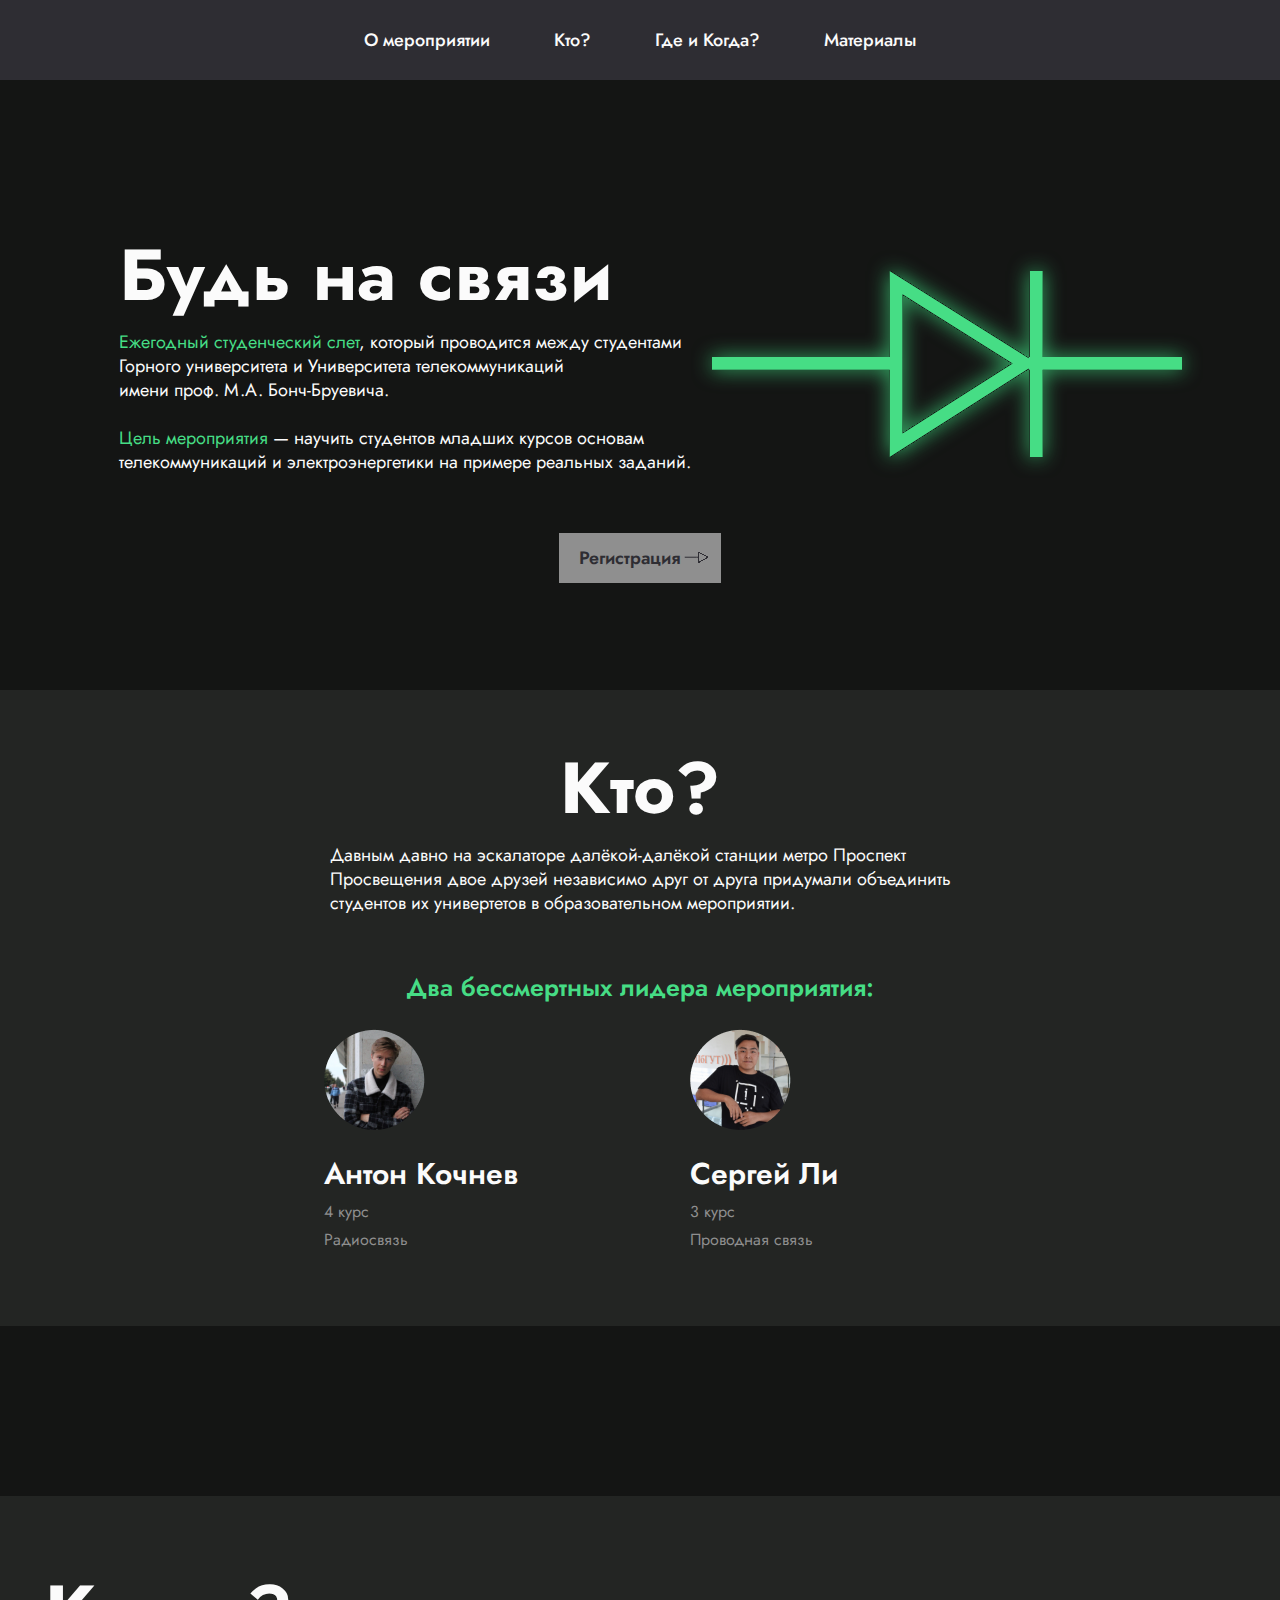
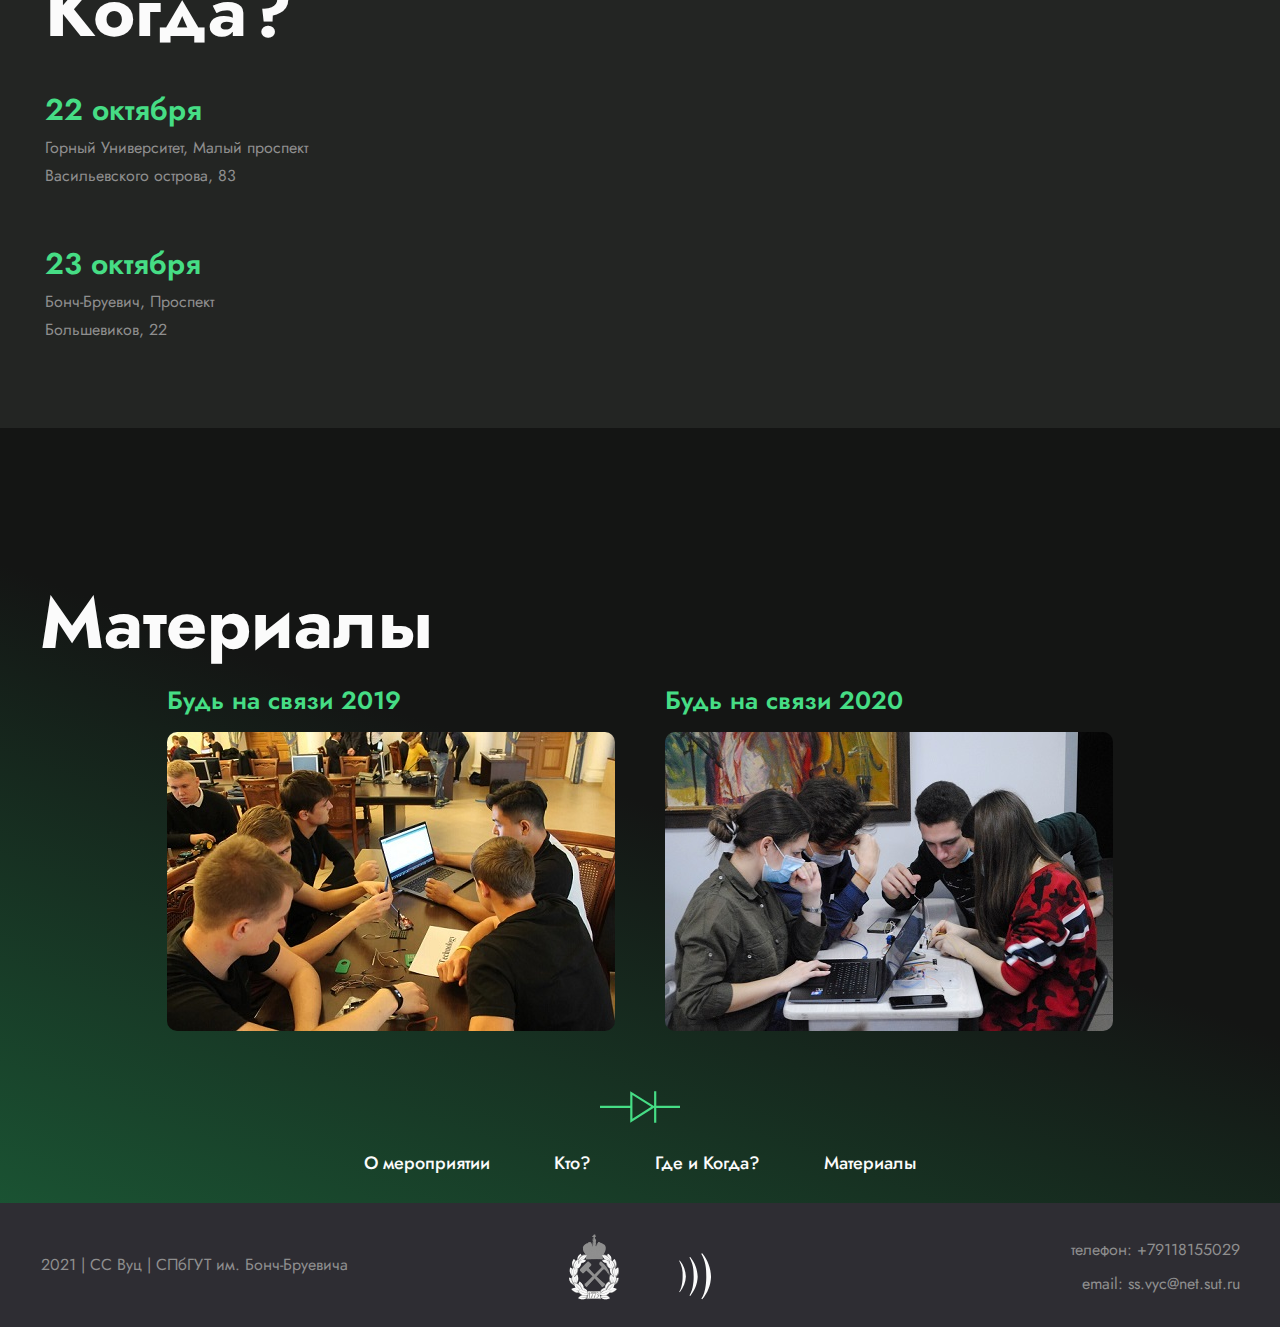
<file: index.html>
<html lang="en">
<head>
	<meta charset="UTF-8">
	<title>Будь на связи 2021</title>
	<link rel="stylesheet" href="style.css">

  <link href = "font/stylesheet.css" rel = "stylesheet" type = "text/css">
  <link rel="icon" type="image/png" sizes="32x32" href="img/favicon-32x32.png">
	<script type="text/javascript" src="https://ajax.googleapis.com/ajax/libs/jquery/1.10.1/jquery.min.js"></script>
</head>
<body>
  <div id="navbar">
    <a id = 'what' href="#what">О мероприятии</a>
    <a href="#who">Кто?</a>
    <a href="#where">Где и Когда?</a>
    <a href="#media">Материалы</a>
  </div>
  <div class="what">
      <div class="container">
        <div class='center'>
        <div class='members1'>
          <div class='block'>
          <div class='zagolovok'>
            Будь на связи
          </div>
  	      <div class = 'opis-mero'>
            <font color = '#46DD85'>Ежегодный студенческий слет</font>, который проводится между студентами<br>Горного университета и Университета телекоммуникаций<br>
      имени проф. М.А. Бонч-Бруевича.<br><br>
      <font color = '#46DD85'>Цель мероприятия</font> — научить студентов младших курсов основам<br>телекоммуникаций и электроэнергетики на примере реальных заданий.
  	      </div>
          </div>
          <div class='logic'><img src="img/logo.svg"></div>
  			</div>
        <a  href="#iw-modal3" class="iw-modal-btn">Регистрация<img class='strelka' src="img/strelka.svg"></a>
        </div>
    		<div id="iw-modal3" class="iw-modal">
    		        <div class="iw-modal-wrapper">
    		          <div class="iw-CSS-modal-inner">
    		             <div class="iw-modal-header">
    		                <h3 class="iw-modal-title-1">Привет!</h3>
    										<div class="iw-modal-title-2">Чтобы прийти на мероприятие - введи свои данные.</div>
    		                <a href="#close" title="Закрыть" class="iw-close">×</a>
    		             </div>
    		             <div class="iw-modal-text">
    									 <iframe name="https://stayintouch2021.ru" id="https://stayintouch2021.ru" style="display:none;" onload="if(submitted)  {window.location='https://stayintouch2021.ru/#iw-modal4';}"></iframe>

    						 			<form class="form" action="https://docs.google.com/forms/d/e/1FAIpQLScktzPHPHBJlE2SkRpWctwJ2u7q0aXb5e38Ecmit4BzFgPnAA/formResponse" method="post" target="https://stayintouch2021.ru"
    						 			   onsubmit="submitted=true;">
    						 			     <div class="form_grup">
    						 			        <input class="username" name="entry.1554016787" placeholder="Иванов Иван Иванович">
    						 			        <label for="username">ФИО</label>
    						 			      </div>
    												<div class="form_grup2">
    						 			        <input class="password" name="entry.92605631" placeholder="Бонч/Горный">
    						 			        <label for="password">Университет</label>
    						 			      </div>
    						 			      <div class="form_grup2">
    						 			        <input class="password" name="entry.1784875436" placeholder="https://vk.com/zapeka_infinity">
    						 			        <label for="password">Ссылка на ВК капитана</label>
    						 			      </div>

    						 			      <a  href="#iw-modal4"><input type="submit" class ='form_button' value="Отправить данные"></a>

    						 			</form>
    		         </div>
    		      </div>
    		    </div>
    		  </div>


          <div id="iw-modal4" class="iw-modal">
                  <div class="iw-modal-wrapper1">
                    <div class="iw-CSS-modal-inner1">
                       <div class="iw-modal-header">
                          <h3 class="iw-modal-title-1">Спасибо<br>за регистрацию! </h3>
                          <div class="iw-modal-title-2">В ближайщее время с тобой свяжется организатор.</div>
                       </div>
                       <div class="iw-modal-text1">
                         <a  href="#close" class ='form_button1'>Закрыть окно</a>
                   </div>
                </div>
              </div>
            </div>


        </div>
      </div>
  <div id = 'who' class='who'>
    <div class="container">
      <div class='center'>
    <div class='zagolovok-who'>
      Кто?
    </div>
    <div class='opis-who'>
      Давным давно на эскалаторе далёкой-далёкой станции метро Проспект<br>
      Просвещения двое друзей независимо друг от друга придумали объединить<br>
      студентов их универтетов в образовательном мероприятии.
      </div>
      <div class='zelen'>
        Два бессмертных лидера мероприятия:
      </div>
      <div class="members">
		    <div class="member">
		      <h2 class="member-name"><a href="https://vk.com/iskate1" target="_blank"><img src="img/kochnev.png"></a></h2>
		      <div class="member-role">
		        <a href="https://vk.com/iskate1" target="_blank" class = 'member-role'>Антон Кочнев</a>
		      </div>
		      <h2 class="history">4 курс<br>Радиосвязь</h2>
		    </div>
		    <div class="member">
		      <h2 class="member-name"><a href="https://vk.com/serzh_nerp" target="_blank"><img src="img/li.png"></a></h2>
		      <div class="member-role">
		        <a href="https://vk.com/serzh_nerp" target="_blank" class = 'member-role'>Сергей Ли</a>
		      </div>
		      <h2 class="history">3 курс<br>Проводная связь</h2>
		    </div>
		</div>
    </div>
    </div>
  </div>
<div id = 'where' class='where'>
  <div class="container">
    <div class='center'>
    <div class=members2>
      <div>
        <div class='zagolovok-where'>
          Когда?
        </div>

          <div>
        <div class = 'when'>
          22 октября
        </div>
        <div class = 'history-where'>
          Горный Университет, Малый проспект<br>Васильевского острова, 83
        </div>
        </div>
        <div>
        <div class = 'when'>
          23 октября
        </div>
        <div class = 'history1'>
          Бонч-Бруевич, Проспект<br>Большевиков, 22
        </div>
        </div>

      </div>
  <iframe src="https://www.google.com/maps/embed?pb=!1m18!1m12!1m3!1d2000.7710935718017!2d30.486434951714408!3d59.90274928177407!2m3!1f0!2f0!3f0!3m2!1i1024!2i768!4f13.1!3m3!1m2!1s0x46962e5e7e2f6933%3A0xb7f03a4f1735f586!2z0L_RgC4g0JHQvtC70YzRiNC10LLQuNC60L7QsiwgMjIsINCh0LDQvdC60YIt0J_QtdGC0LXRgNCx0YPRgNCzLCAxOTMzODI!5e0!3m2!1sru!2sru!4v1633725546318!5m2!1sru!2sru" width="843" height="532" style="border:0;" allowfullscreen="" loading="lazy"></iframe>
</div>
</div>
</div>
</div>
<div id = 'media' class='media'>
  <div class="container">
    <div class='center'>
    <div class='zagolovok'>
      Материалы
    </div>
    <div class='members3'>
        	<a href='https://vk.com/album-87513693_269977404' target="_blank" class="album1">
                <h2 class="zelen1">Будь на связи 2019</h2>
    <img src='img/album1.jpg'>
    	</a>
        	<a href='https://vk.com/album-87513693_277899460' target="_blank" class="album2">
            <h2 class="zelen1">Будь на связи 2020</h2>
    <img src='img/album2.jpg'>
    	</a>
        	</div>
  </div>
  </div>
  </div>
  <div class='center'>
    <img src='img/mini-logo.svg'>
    </div>
  <div id="navbar-kon">
    <a href="#what">О мероприятии</a>
    <a href="#who">Кто?</a>
    <a href="#where">Где и Когда?</a>
    <a href="#media">Материалы</a>
  </div>
  <div class="konec">
    <div class="container">
      <div class='members4'>
  	<div class='history-sleva'>
  		2021 | СС Вуц | СПбГУТ им. Бонч-Бруевича
  </div>
  <img src='img/univer.svg'>
    <div class='history-sprava'>
  	телефон: +79118155029<br>email: ss.vyc@net.sut.ru
  </div>
  </div>
  </div>
  </div>
 </body>
</html>
</file>
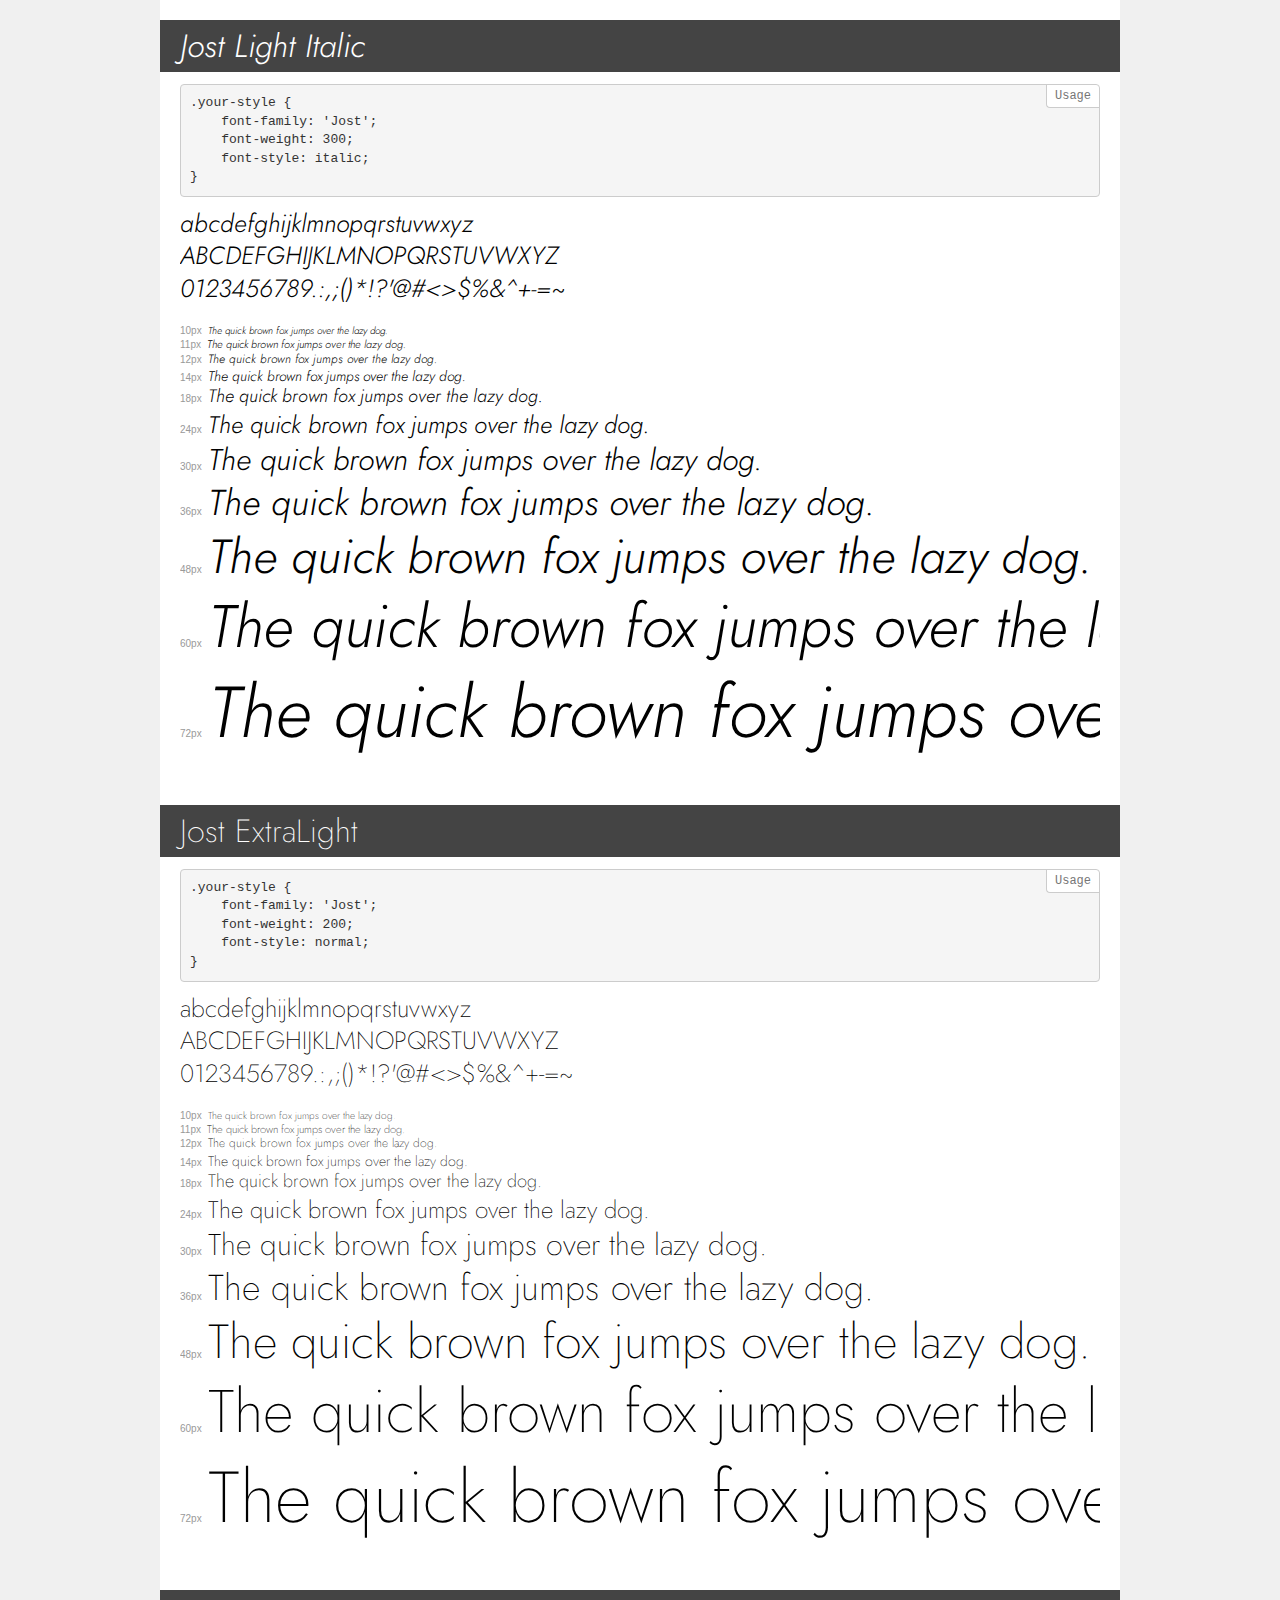
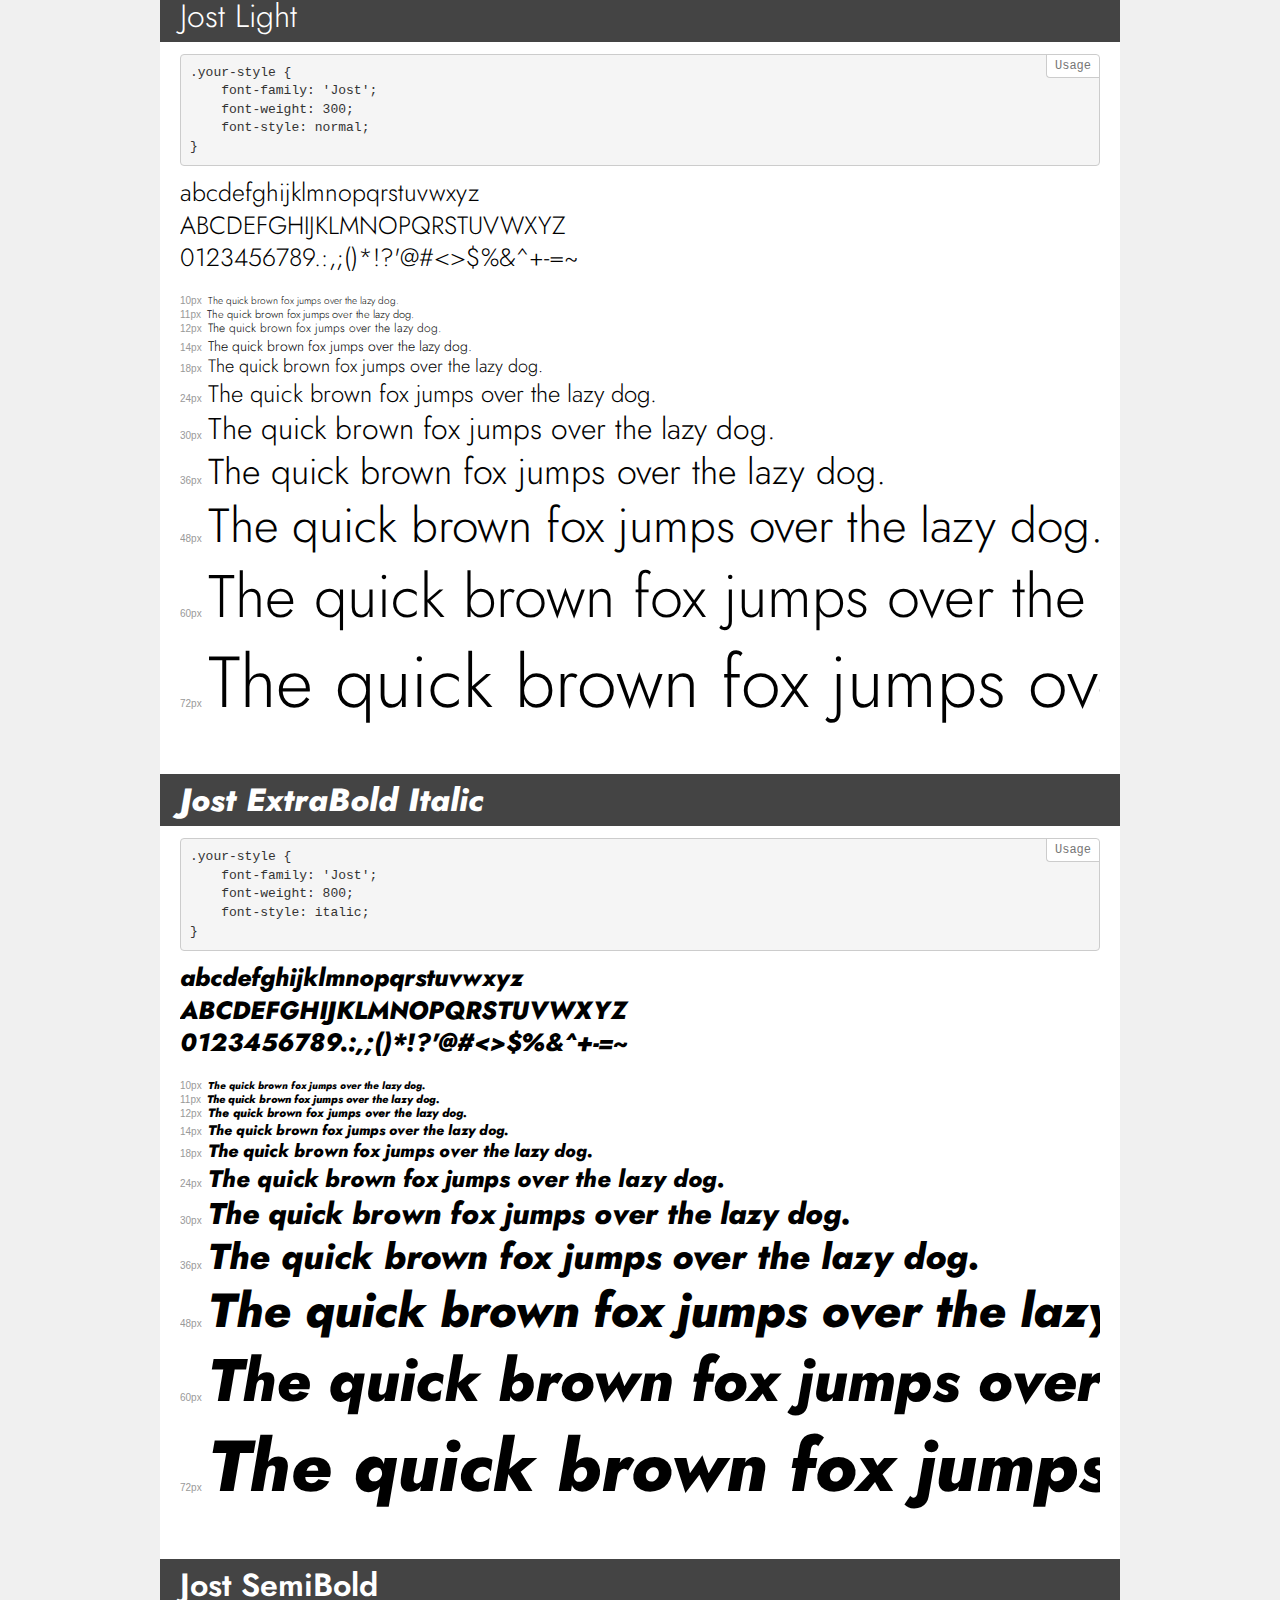
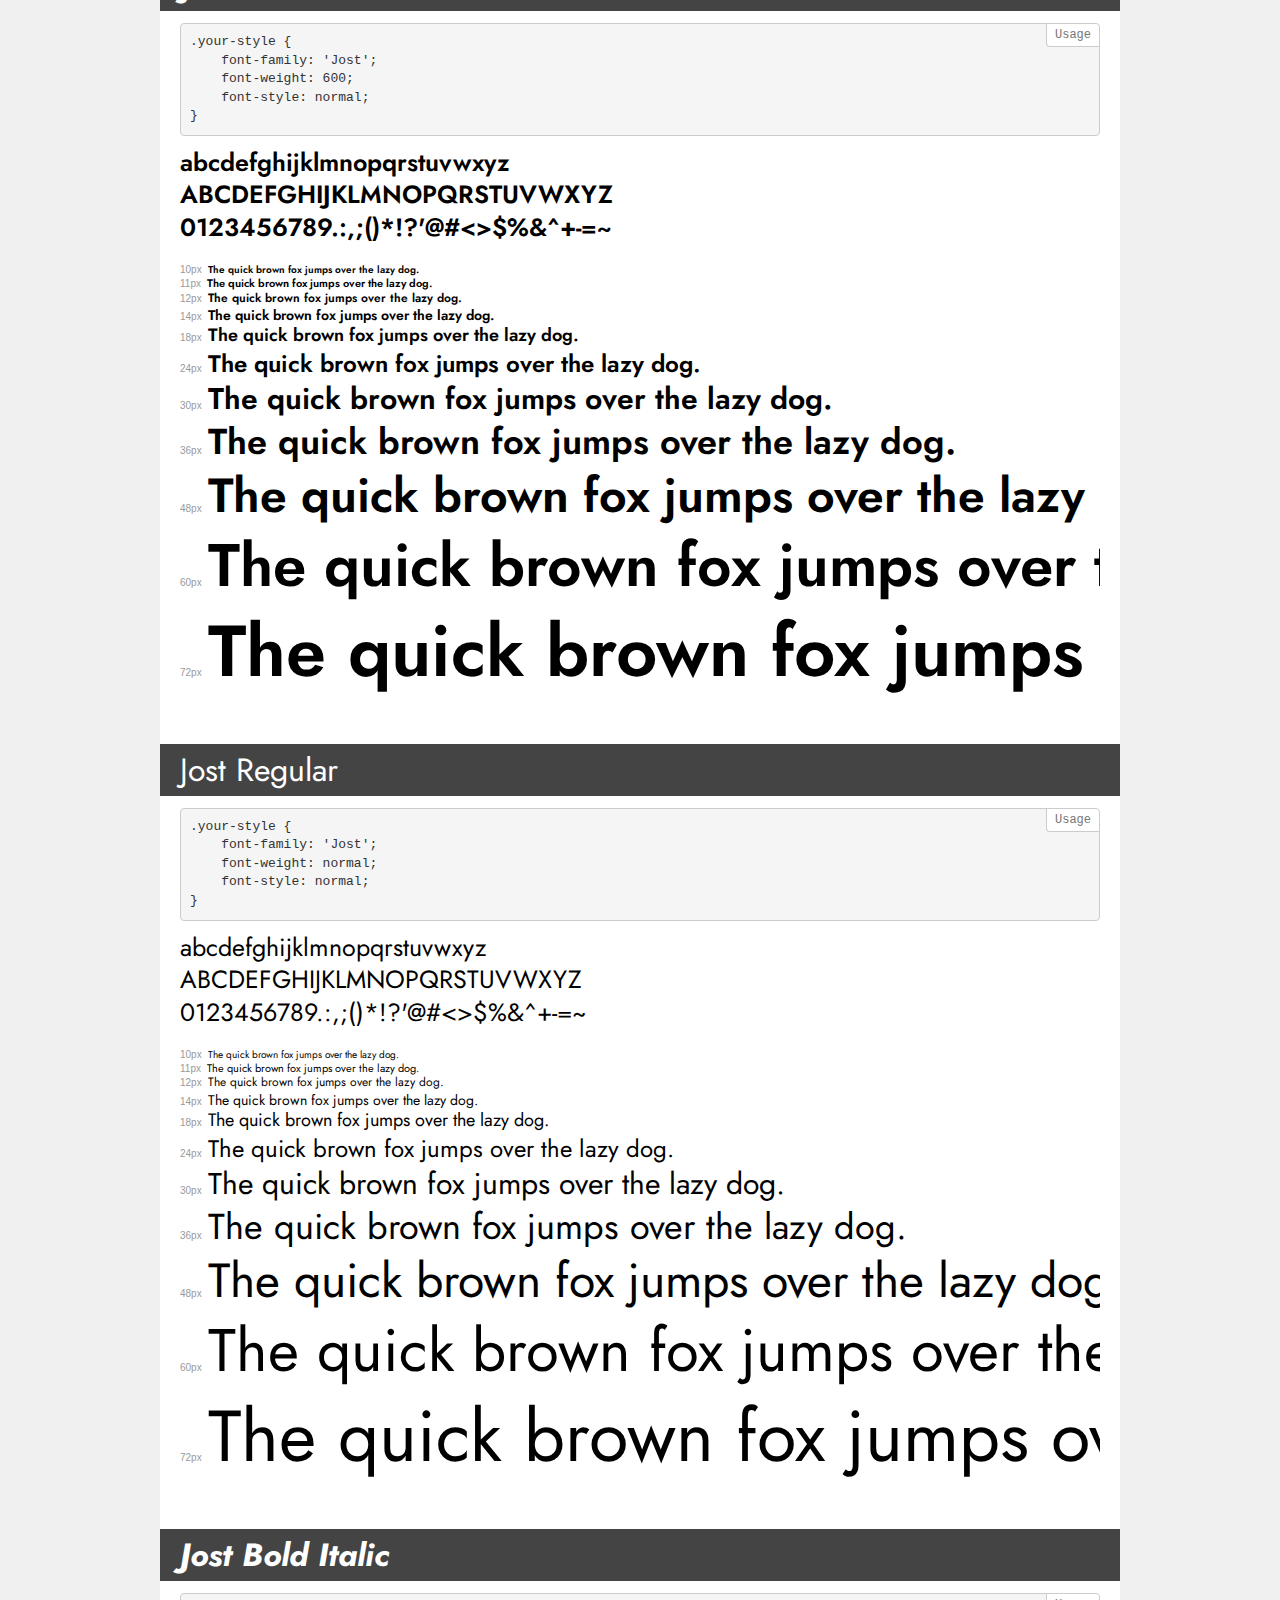
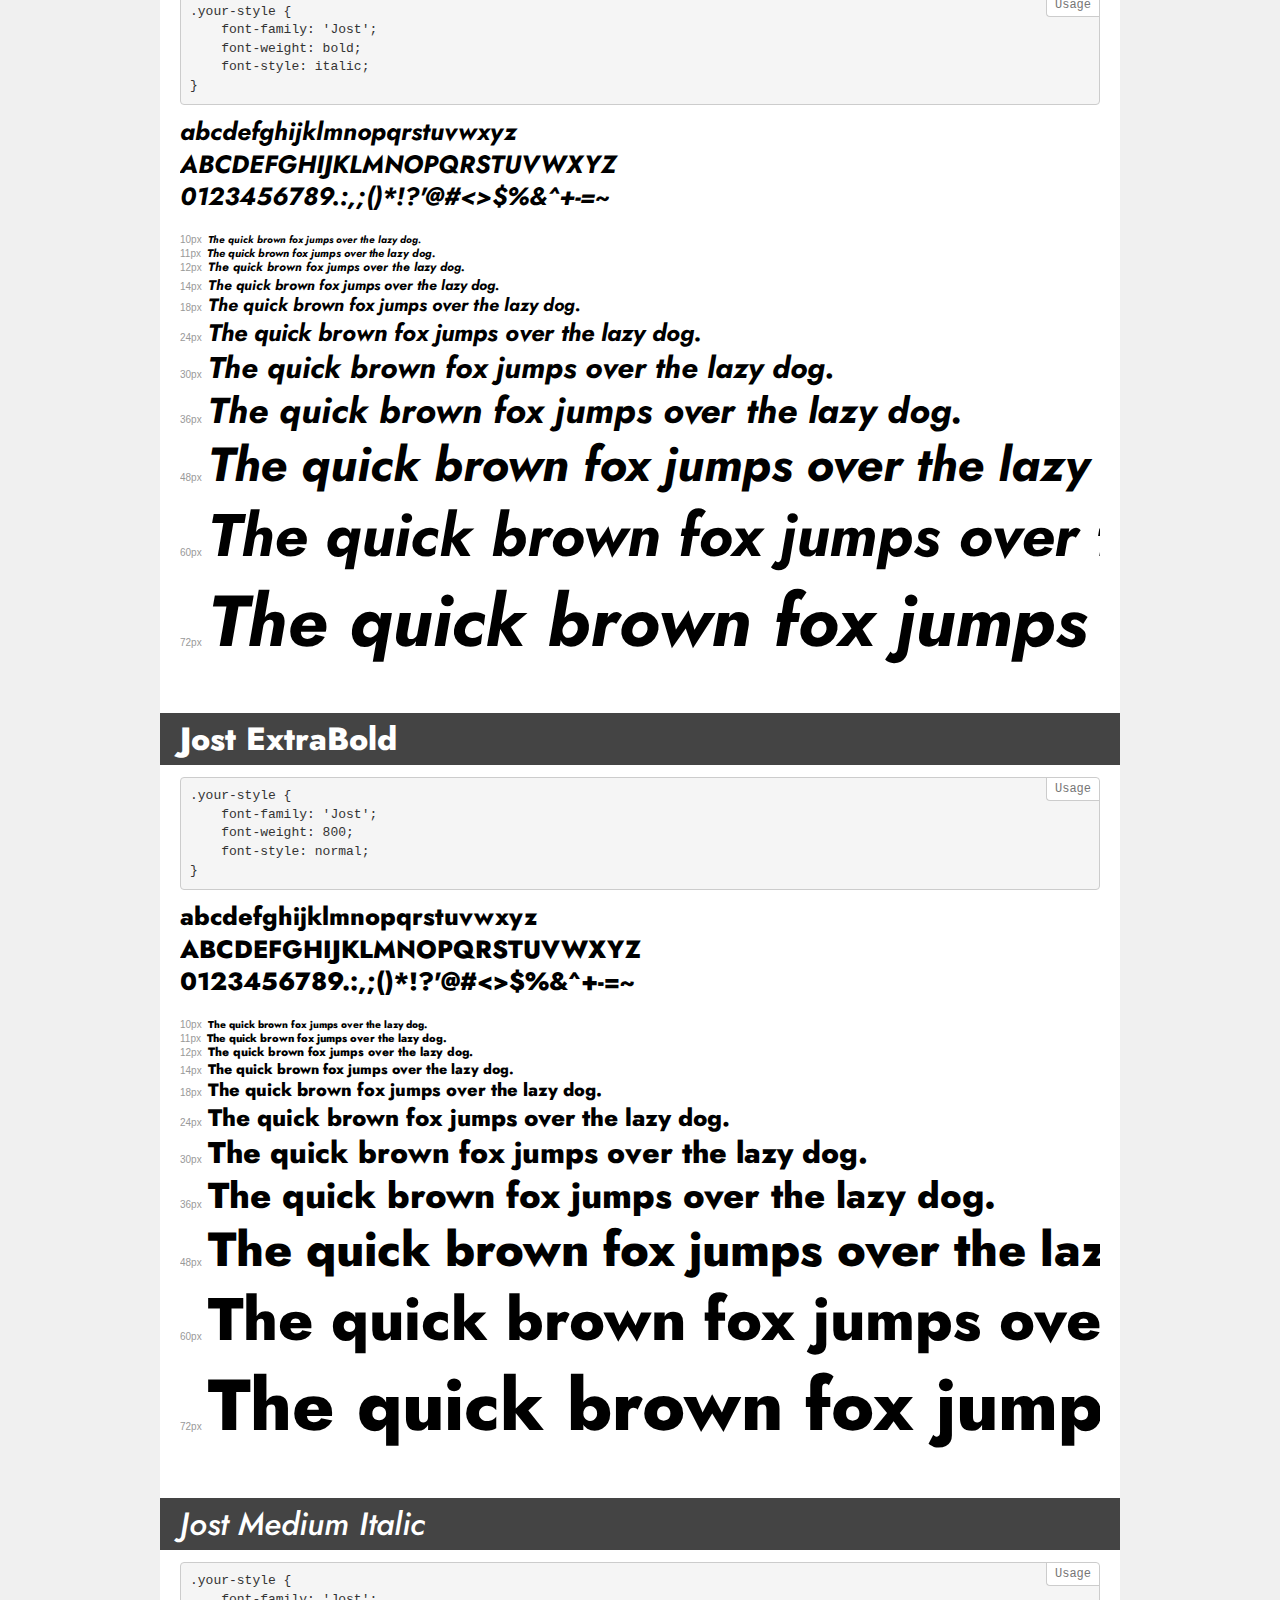
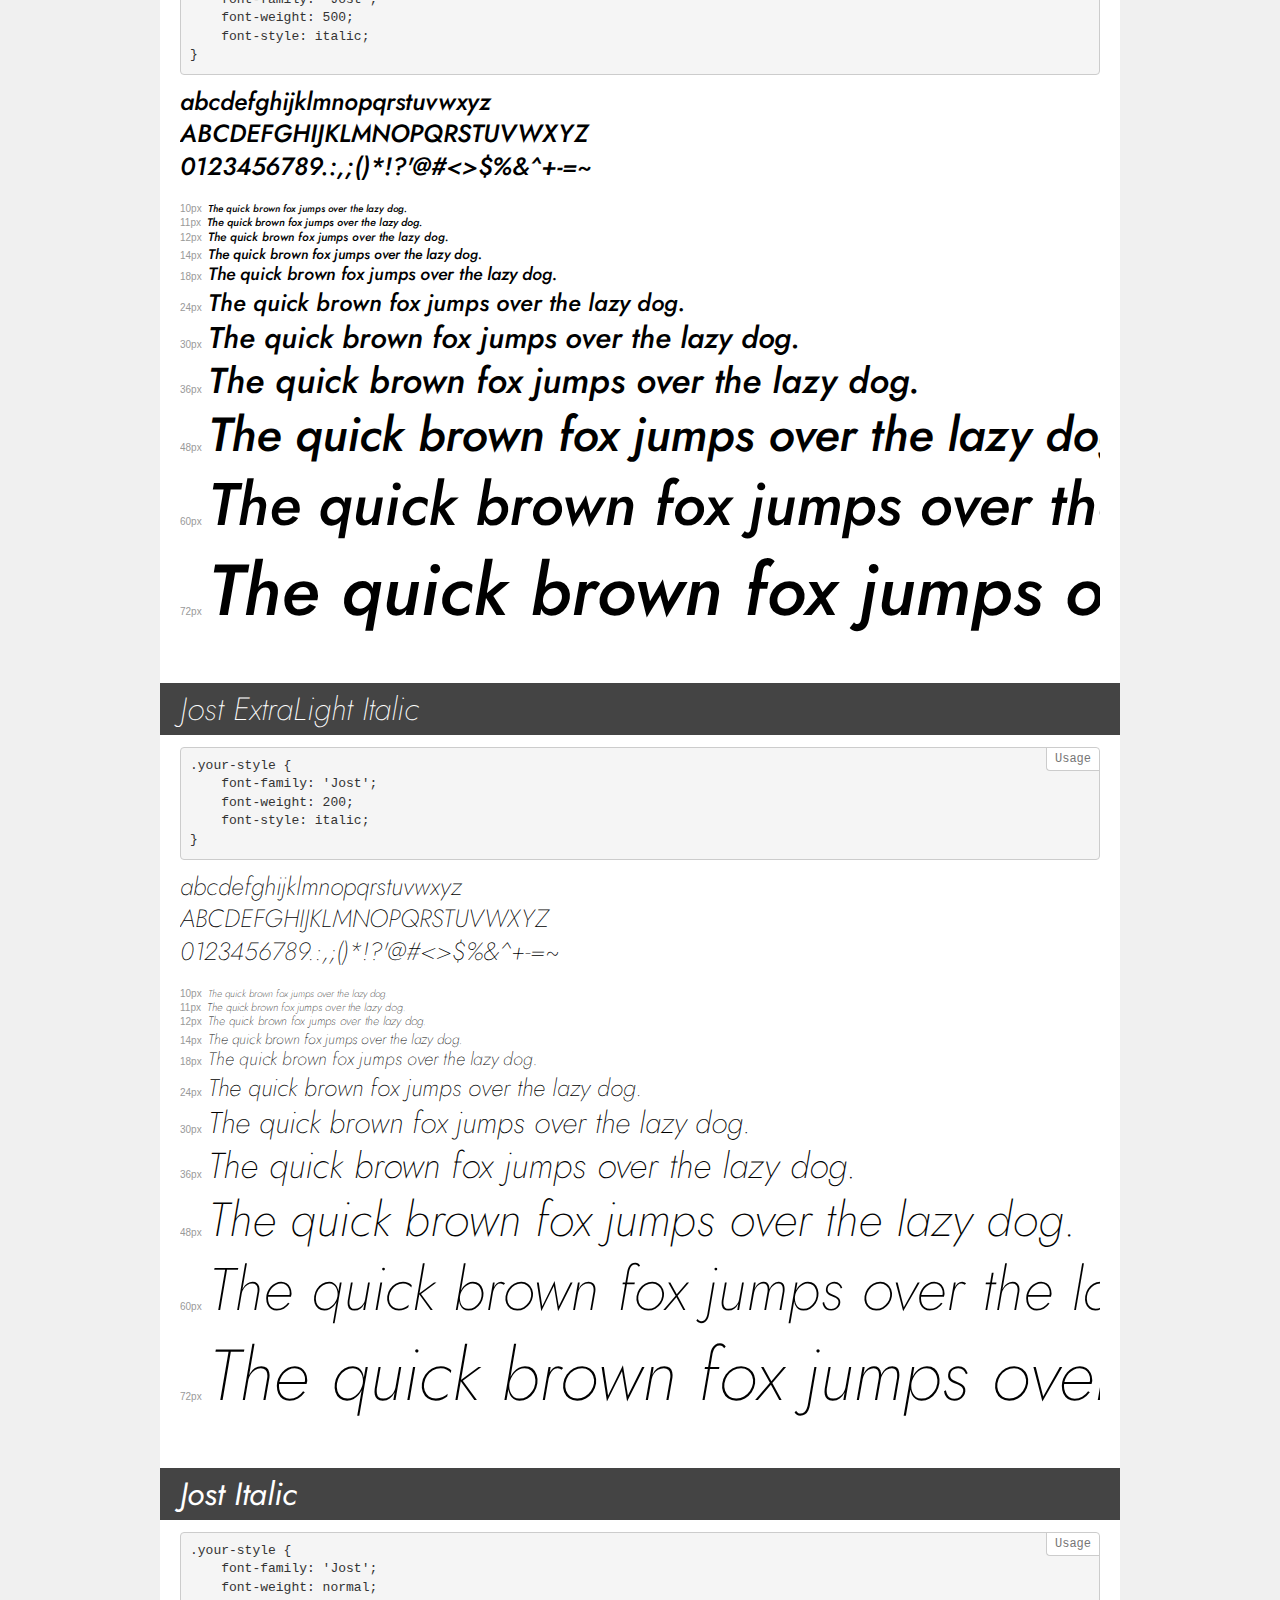
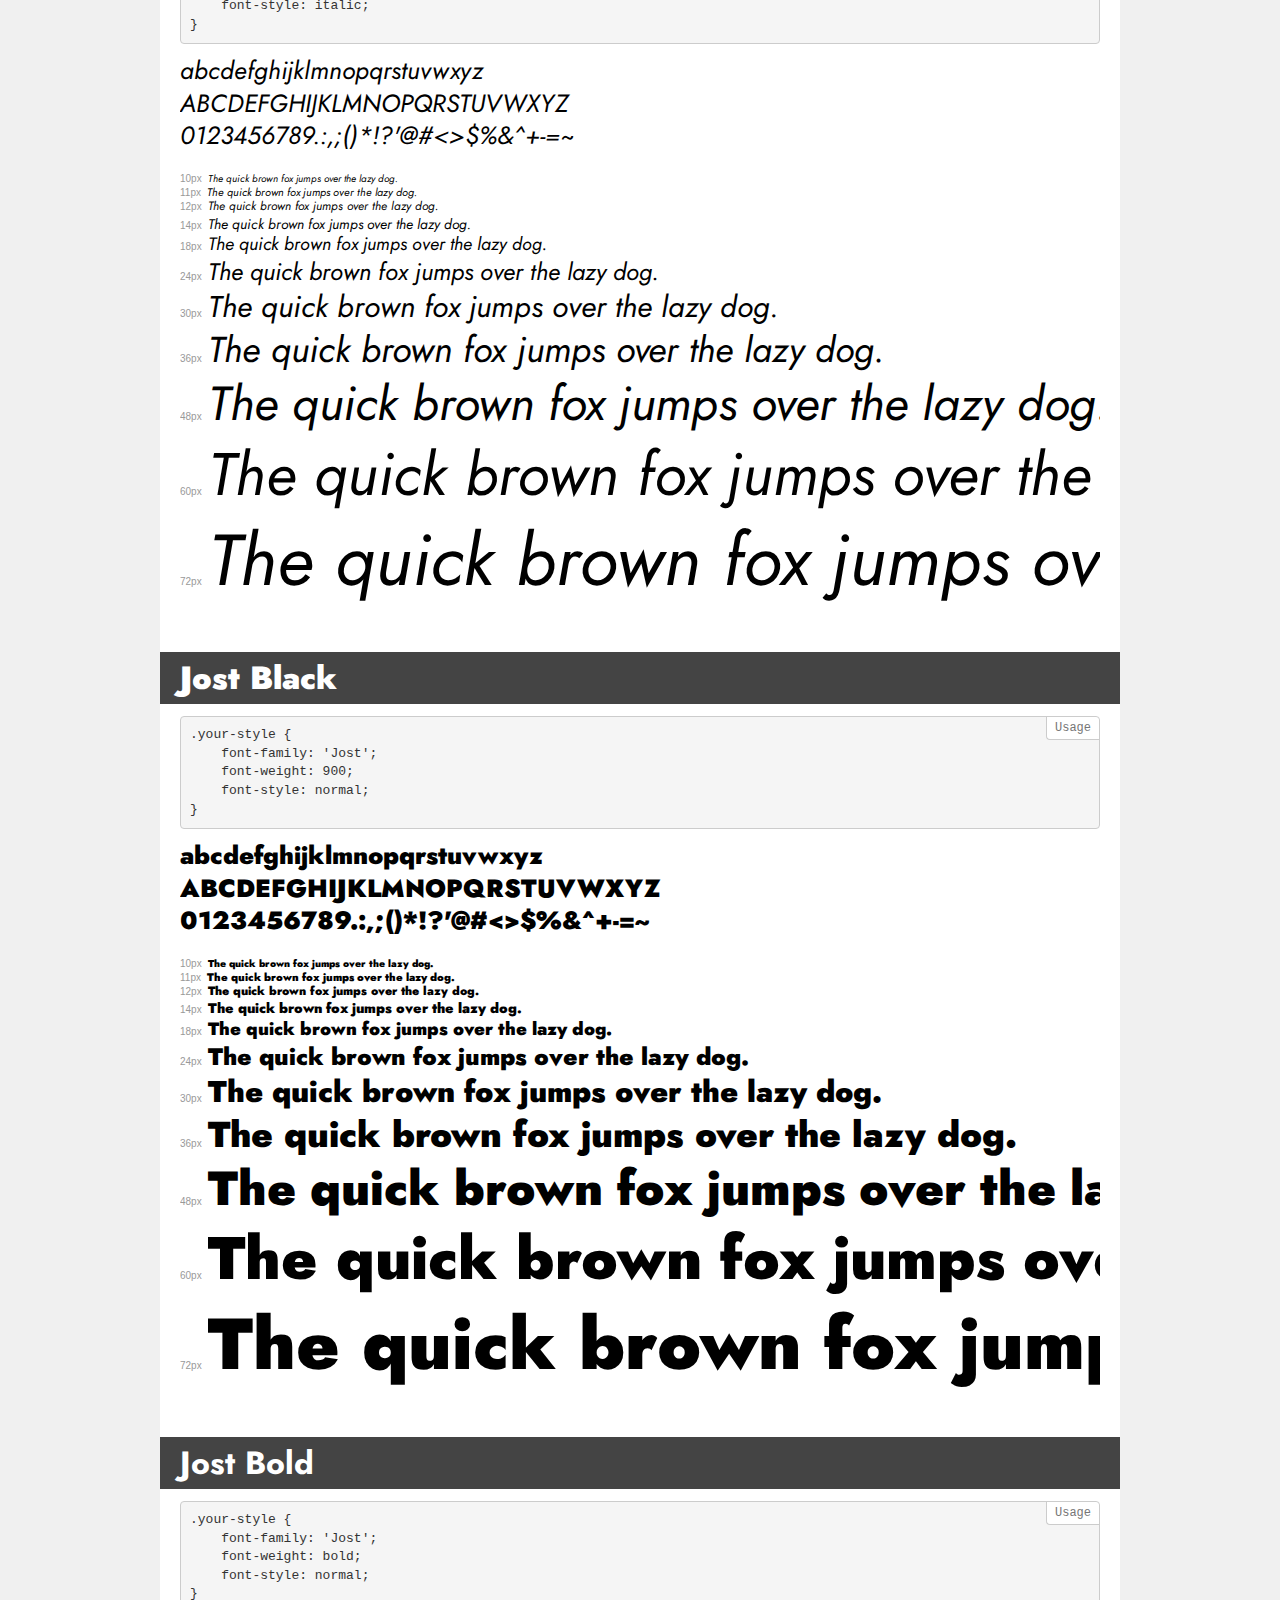
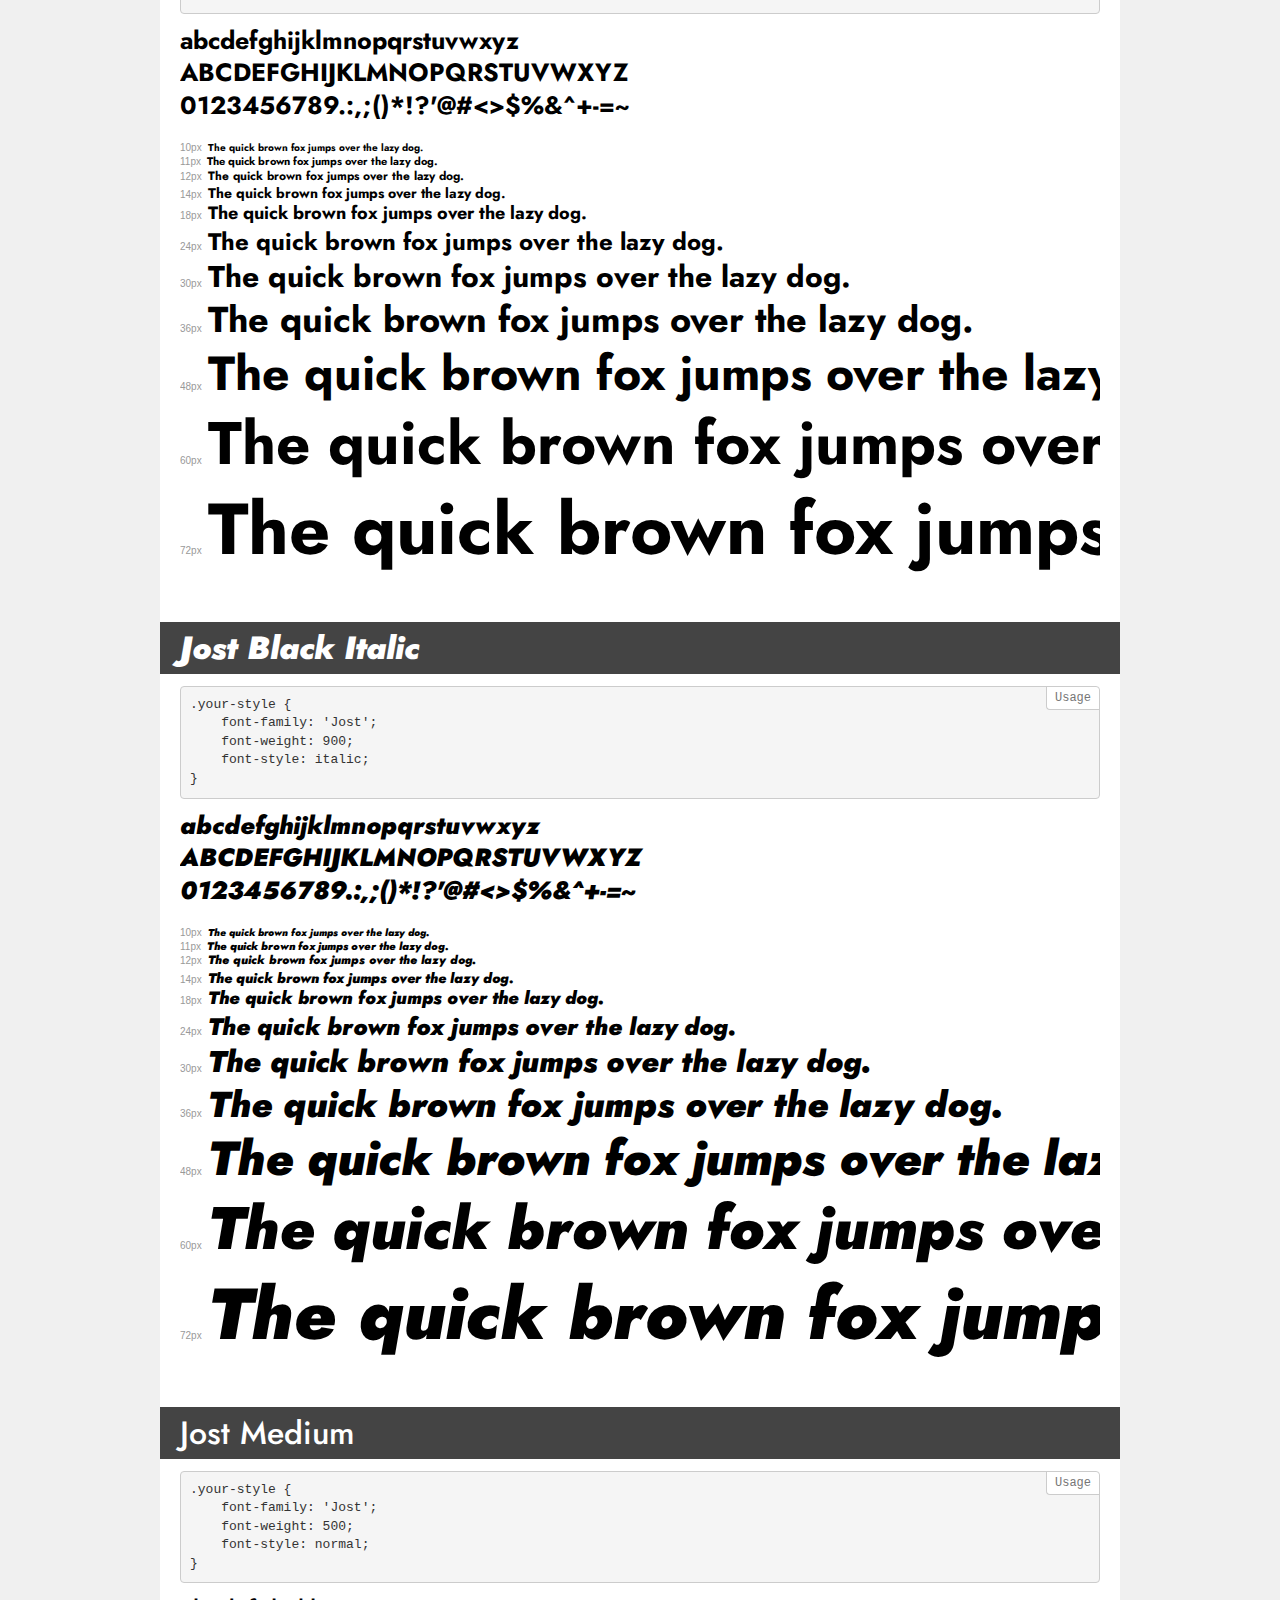
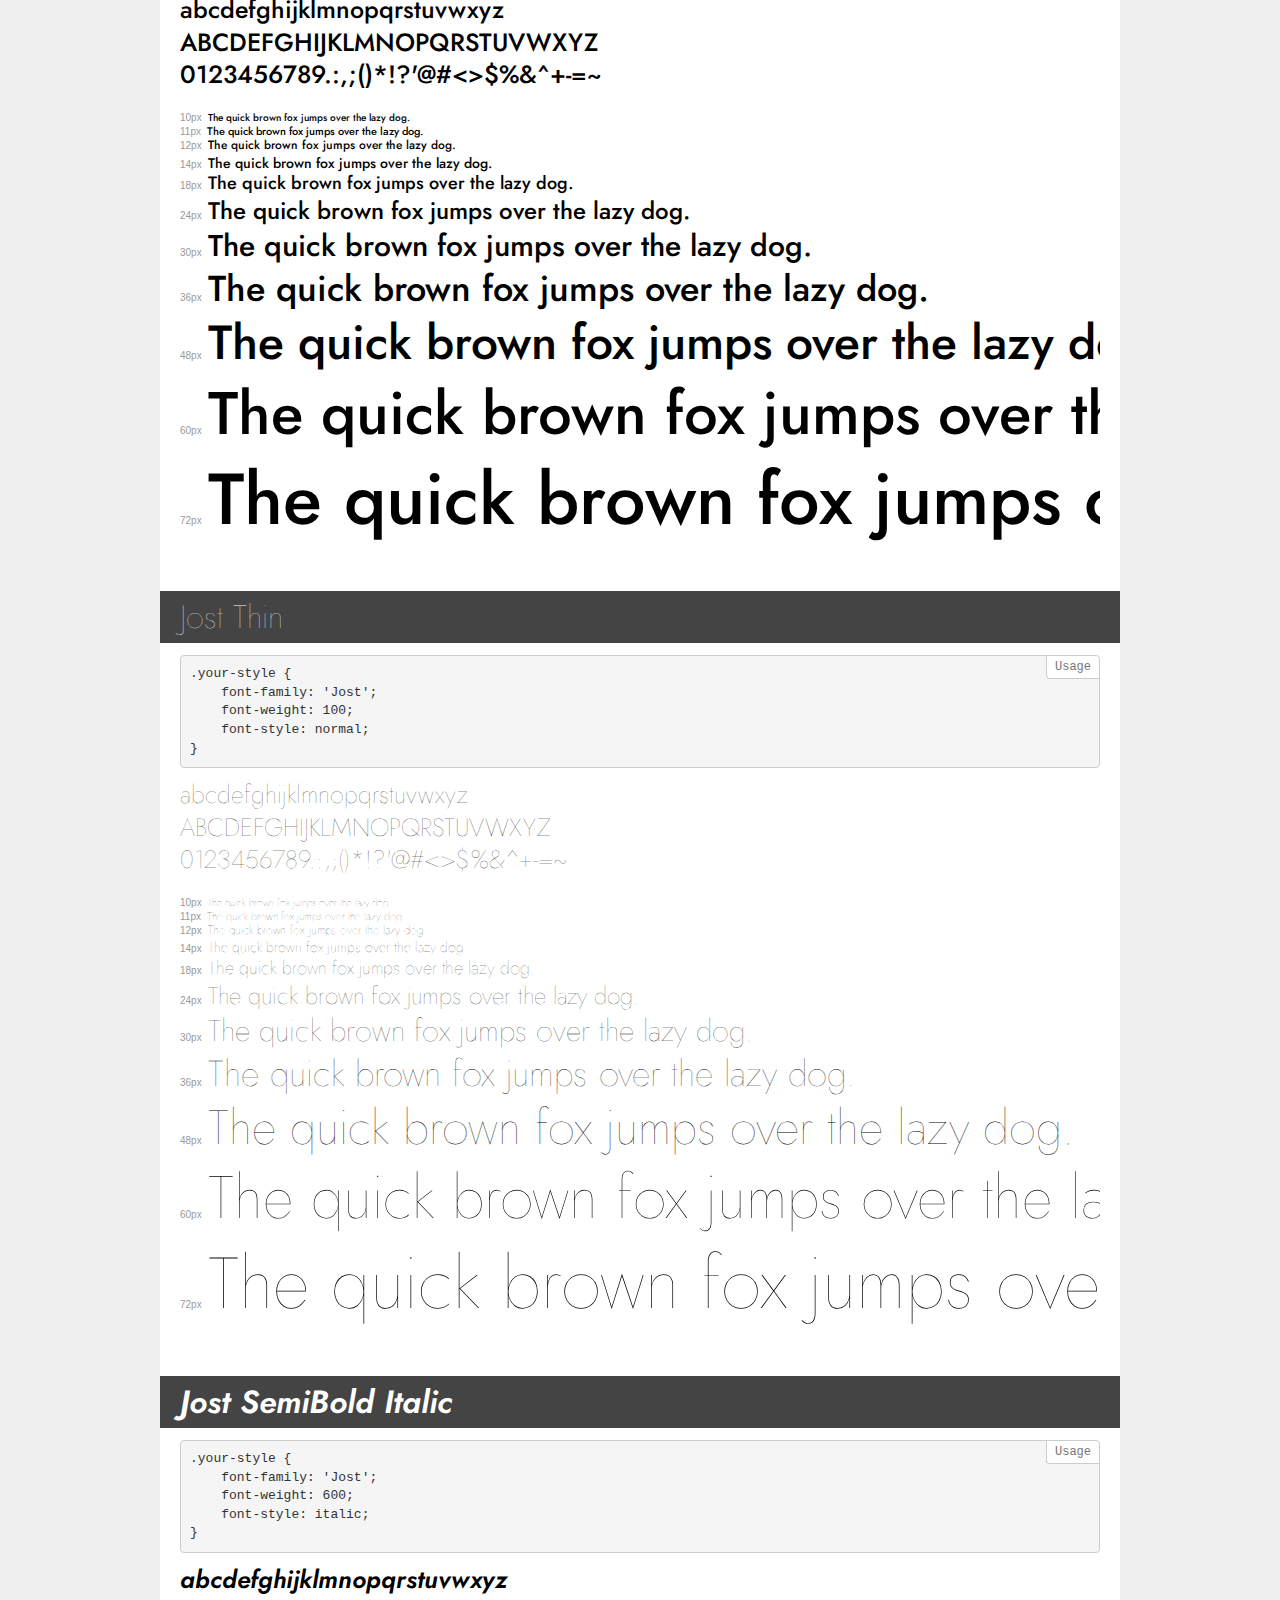
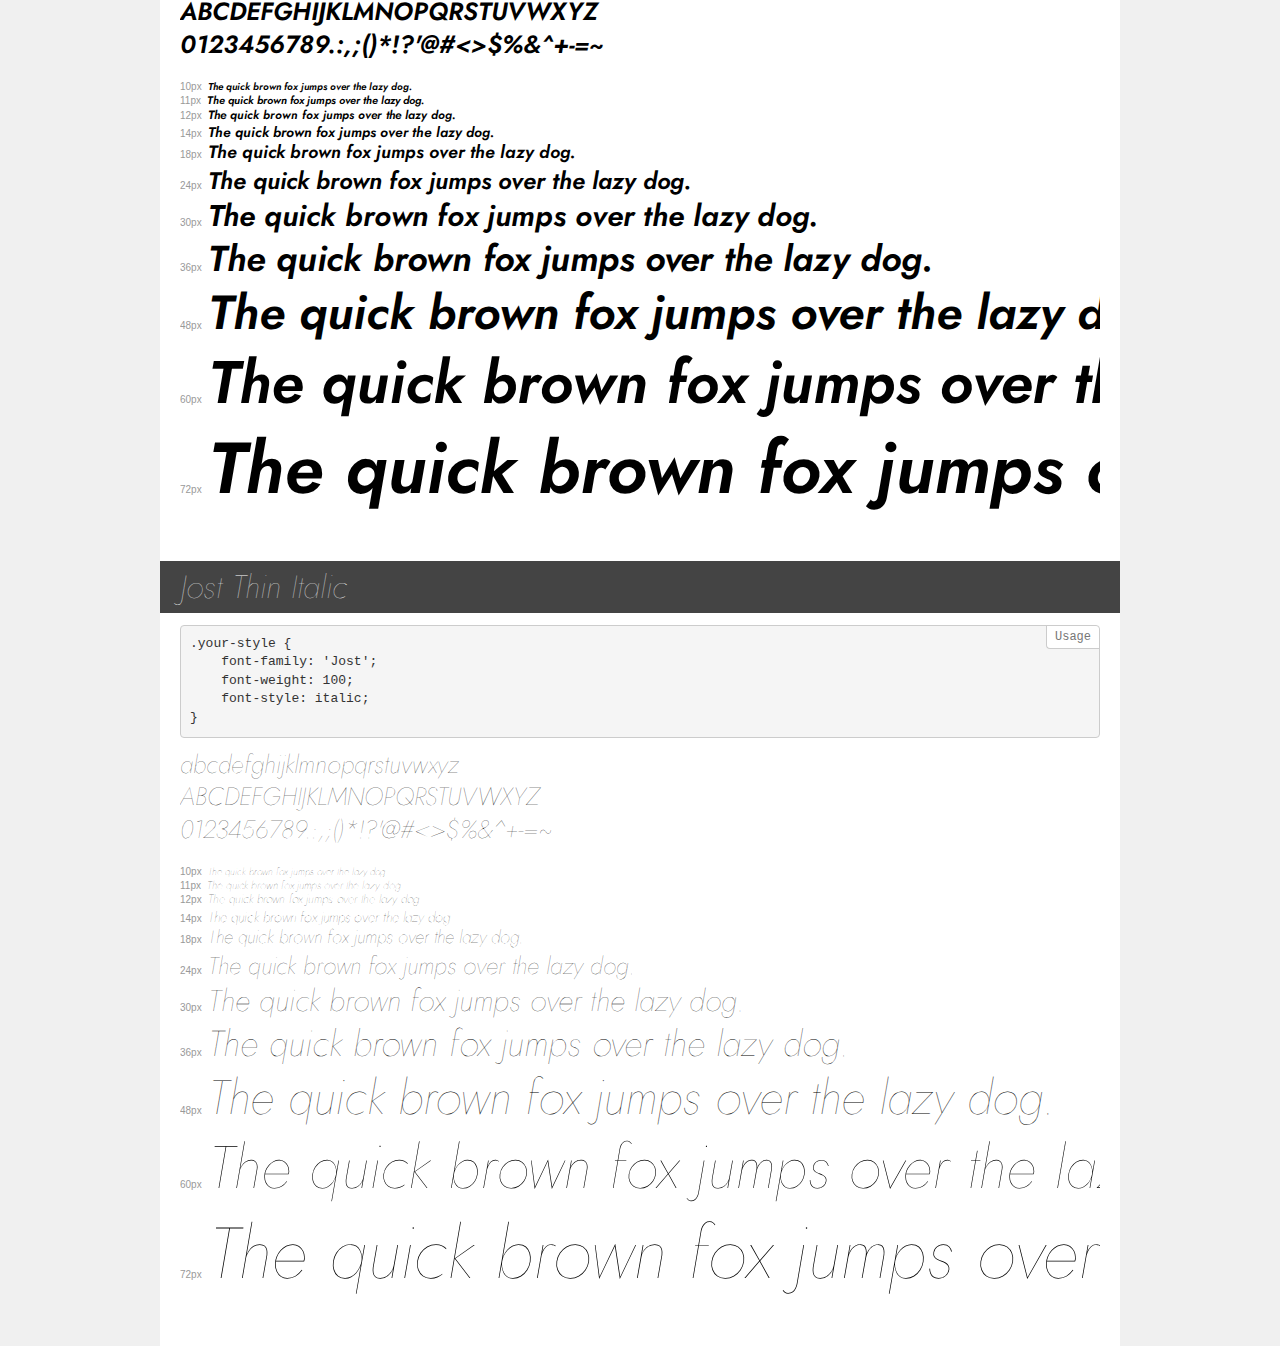
<file: font/demo.html>
<!DOCTYPE html>
<html lang="en">
<head>
    <meta charset="utf-8">
    <meta http-equiv="X-UA-Compatible" content="IE=edge">
    <meta name="viewport" content="width=device-width, initial-scale=1">
    <meta name="robots" content="noindex, noarchive">
    <meta name="format-detection" content="telephone=no">
    <title>Transfonter demo</title>
    <link href="stylesheet.css" rel="stylesheet">
    <style>
        /*
        http://meyerweb.com/eric/tools/css/reset/
        v2.0 | 20110126
        License: none (public domain)
        */
        html, body, div, span, applet, object, iframe,
        h1, h2, h3, h4, h5, h6, p, blockquote, pre,
        a, abbr, acronym, address, big, cite, code,
        del, dfn, em, img, ins, kbd, q, s, samp,
        small, strike, strong, sub, sup, tt, var,
        b, u, i, center,
        dl, dt, dd, ol, ul, li,
        fieldset, form, label, legend,
        table, caption, tbody, tfoot, thead, tr, th, td,
        article, aside, canvas, details, embed,
        figure, figcaption, footer, header, hgroup,
        menu, nav, output, ruby, section, summary,
        time, mark, audio, video {
            margin: 0;
            padding: 0;
            border: 0;
            font-size: 100%;
            font: inherit;
            vertical-align: baseline;
        }
        /* HTML5 display-role reset for older browsers */
        article, aside, details, figcaption, figure,
        footer, header, hgroup, menu, nav, section {
            display: block;
        }
        body {
            line-height: 1;
        }
        ol, ul {
            list-style: none;
        }
        blockquote, q {
            quotes: none;
        }
        blockquote:before, blockquote:after,
        q:before, q:after {
            content: '';
            content: none;
        }
        table {
            border-collapse: collapse;
            border-spacing: 0;
        }
        /* demo styles */
        body {
            background: #f0f0f0;
            color: #000;
        }
        .page {
            background: #fff;
            width: 920px;
            margin: 0 auto;
            padding: 20px 20px 0 20px;
            overflow: hidden;
        }
        .font-container {
            overflow-x: auto;
            overflow-y: hidden;
            margin-bottom: 40px;
            line-height: 1.3;
            white-space: nowrap;
            padding-bottom: 5px;
        }
        h1 {
            position: relative;
            background: #444;
            font-size: 32px;
            color: #fff;
            padding: 10px 20px;
            margin: 0 -20px 12px -20px;
        }
        .letters {
            font-size: 25px;
            margin-bottom: 20px;
        }
        .s10:before {
            content: '10px';
        }
        .s11:before {
            content: '11px';
        }
        .s12:before {
            content: '12px';
        }
        .s14:before {
            content: '14px';
        }
        .s18:before {
            content: '18px';
        }
        .s24:before {
            content: '24px';
        }
        .s30:before {
            content: '30px';
        }
        .s36:before {
            content: '36px';
        }
        .s48:before {
            content: '48px';
        }
        .s60:before {
            content: '60px';
        }
        .s72:before {
            content: '72px';
        }
        .s10:before, .s11:before, .s12:before, .s14:before,
        .s18:before, .s24:before, .s30:before, .s36:before,
        .s48:before, .s60:before, .s72:before {
            font-family: Arial, sans-serif;
            font-size: 10px;
            font-weight: normal;
            font-style: normal;
            color: #999;
            padding-right: 6px;
        }
        pre {
            display: block;
            position: relative;
            padding: 9px;
            margin: 0 0 10px;
            font-family: Monaco, Menlo, Consolas, "Courier New", monospace;
            font-size: 13px;
            line-height: 1.428571429;
            color: #333;
            font-weight: normal;
            font-style: normal;
            background-color: #f5f5f5;
            border: 1px solid #ccc;
            overflow-x: auto;
            border-radius: 4px;
        }
        pre:after {
            display: block;
            position: absolute;
            right: 0;
            top: 0;
            content: 'Usage';
            line-height: 1;
            padding: 5px 8px;
            font-size: 12px;
            color: #767676;
            background-color: #fff;
            border: 1px solid #ccc;
            border-right: none;
            border-top: none;
            border-radius: 0 4px 0 4px;
            z-index: 10;
        }
        /* responsive */
        @media (max-width: 959px) {
            .page {
                width: auto;
                margin: 0;
            }
        }
    </style>
</head>
<body>
<div class="page">
    <div class="demo">
        <h1 style="font-family: 'Jost'; font-weight: 300; font-style: italic;">Jost Light Italic</h1>
        <pre>.your-style {
    font-family: 'Jost';
    font-weight: 300;
    font-style: italic;
}</pre>
        <div class="font-container" style="font-family: 'Jost'; font-weight: 300; font-style: italic;">
            <p class="letters">
                abcdefghijklmnopqrstuvwxyz<br>
ABCDEFGHIJKLMNOPQRSTUVWXYZ<br>
                0123456789.:,;()*!?'@#<>$%&^+-=~
            </p>
            <p class="s10" style="font-size: 10px;">The quick brown fox jumps over the lazy dog.</p>
            <p class="s11" style="font-size: 11px;">The quick brown fox jumps over the lazy dog.</p>
            <p class="s12" style="font-size: 12px;">The quick brown fox jumps over the lazy dog.</p>
            <p class="s14" style="font-size: 14px;">The quick brown fox jumps over the lazy dog.</p>
            <p class="s18" style="font-size: 18px;">The quick brown fox jumps over the lazy dog.</p>
            <p class="s24" style="font-size: 24px;">The quick brown fox jumps over the lazy dog.</p>
            <p class="s30" style="font-size: 30px;">The quick brown fox jumps over the lazy dog.</p>
            <p class="s36" style="font-size: 36px;">The quick brown fox jumps over the lazy dog.</p>
            <p class="s48" style="font-size: 48px;">The quick brown fox jumps over the lazy dog.</p>
            <p class="s60" style="font-size: 60px;">The quick brown fox jumps over the lazy dog.</p>
            <p class="s72" style="font-size: 72px;">The quick brown fox jumps over the lazy dog.</p>
        </div>
    </div>
    <div class="demo">
        <h1 style="font-family: 'Jost'; font-weight: 200; font-style: normal;">Jost ExtraLight</h1>
        <pre>.your-style {
    font-family: 'Jost';
    font-weight: 200;
    font-style: normal;
}</pre>
        <div class="font-container" style="font-family: 'Jost'; font-weight: 200; font-style: normal;">
            <p class="letters">
                abcdefghijklmnopqrstuvwxyz<br>
ABCDEFGHIJKLMNOPQRSTUVWXYZ<br>
                0123456789.:,;()*!?'@#<>$%&^+-=~
            </p>
            <p class="s10" style="font-size: 10px;">The quick brown fox jumps over the lazy dog.</p>
            <p class="s11" style="font-size: 11px;">The quick brown fox jumps over the lazy dog.</p>
            <p class="s12" style="font-size: 12px;">The quick brown fox jumps over the lazy dog.</p>
            <p class="s14" style="font-size: 14px;">The quick brown fox jumps over the lazy dog.</p>
            <p class="s18" style="font-size: 18px;">The quick brown fox jumps over the lazy dog.</p>
            <p class="s24" style="font-size: 24px;">The quick brown fox jumps over the lazy dog.</p>
            <p class="s30" style="font-size: 30px;">The quick brown fox jumps over the lazy dog.</p>
            <p class="s36" style="font-size: 36px;">The quick brown fox jumps over the lazy dog.</p>
            <p class="s48" style="font-size: 48px;">The quick brown fox jumps over the lazy dog.</p>
            <p class="s60" style="font-size: 60px;">The quick brown fox jumps over the lazy dog.</p>
            <p class="s72" style="font-size: 72px;">The quick brown fox jumps over the lazy dog.</p>
        </div>
    </div>
    <div class="demo">
        <h1 style="font-family: 'Jost'; font-weight: 300; font-style: normal;">Jost Light</h1>
        <pre>.your-style {
    font-family: 'Jost';
    font-weight: 300;
    font-style: normal;
}</pre>
        <div class="font-container" style="font-family: 'Jost'; font-weight: 300; font-style: normal;">
            <p class="letters">
                abcdefghijklmnopqrstuvwxyz<br>
ABCDEFGHIJKLMNOPQRSTUVWXYZ<br>
                0123456789.:,;()*!?'@#<>$%&^+-=~
            </p>
            <p class="s10" style="font-size: 10px;">The quick brown fox jumps over the lazy dog.</p>
            <p class="s11" style="font-size: 11px;">The quick brown fox jumps over the lazy dog.</p>
            <p class="s12" style="font-size: 12px;">The quick brown fox jumps over the lazy dog.</p>
            <p class="s14" style="font-size: 14px;">The quick brown fox jumps over the lazy dog.</p>
            <p class="s18" style="font-size: 18px;">The quick brown fox jumps over the lazy dog.</p>
            <p class="s24" style="font-size: 24px;">The quick brown fox jumps over the lazy dog.</p>
            <p class="s30" style="font-size: 30px;">The quick brown fox jumps over the lazy dog.</p>
            <p class="s36" style="font-size: 36px;">The quick brown fox jumps over the lazy dog.</p>
            <p class="s48" style="font-size: 48px;">The quick brown fox jumps over the lazy dog.</p>
            <p class="s60" style="font-size: 60px;">The quick brown fox jumps over the lazy dog.</p>
            <p class="s72" style="font-size: 72px;">The quick brown fox jumps over the lazy dog.</p>
        </div>
    </div>
    <div class="demo">
        <h1 style="font-family: 'Jost'; font-weight: 800; font-style: italic;">Jost ExtraBold Italic</h1>
        <pre>.your-style {
    font-family: 'Jost';
    font-weight: 800;
    font-style: italic;
}</pre>
        <div class="font-container" style="font-family: 'Jost'; font-weight: 800; font-style: italic;">
            <p class="letters">
                abcdefghijklmnopqrstuvwxyz<br>
ABCDEFGHIJKLMNOPQRSTUVWXYZ<br>
                0123456789.:,;()*!?'@#<>$%&^+-=~
            </p>
            <p class="s10" style="font-size: 10px;">The quick brown fox jumps over the lazy dog.</p>
            <p class="s11" style="font-size: 11px;">The quick brown fox jumps over the lazy dog.</p>
            <p class="s12" style="font-size: 12px;">The quick brown fox jumps over the lazy dog.</p>
            <p class="s14" style="font-size: 14px;">The quick brown fox jumps over the lazy dog.</p>
            <p class="s18" style="font-size: 18px;">The quick brown fox jumps over the lazy dog.</p>
            <p class="s24" style="font-size: 24px;">The quick brown fox jumps over the lazy dog.</p>
            <p class="s30" style="font-size: 30px;">The quick brown fox jumps over the lazy dog.</p>
            <p class="s36" style="font-size: 36px;">The quick brown fox jumps over the lazy dog.</p>
            <p class="s48" style="font-size: 48px;">The quick brown fox jumps over the lazy dog.</p>
            <p class="s60" style="font-size: 60px;">The quick brown fox jumps over the lazy dog.</p>
            <p class="s72" style="font-size: 72px;">The quick brown fox jumps over the lazy dog.</p>
        </div>
    </div>
    <div class="demo">
        <h1 style="font-family: 'Jost'; font-weight: 600; font-style: normal;">Jost SemiBold</h1>
        <pre>.your-style {
    font-family: 'Jost';
    font-weight: 600;
    font-style: normal;
}</pre>
        <div class="font-container" style="font-family: 'Jost'; font-weight: 600; font-style: normal;">
            <p class="letters">
                abcdefghijklmnopqrstuvwxyz<br>
ABCDEFGHIJKLMNOPQRSTUVWXYZ<br>
                0123456789.:,;()*!?'@#<>$%&^+-=~
            </p>
            <p class="s10" style="font-size: 10px;">The quick brown fox jumps over the lazy dog.</p>
            <p class="s11" style="font-size: 11px;">The quick brown fox jumps over the lazy dog.</p>
            <p class="s12" style="font-size: 12px;">The quick brown fox jumps over the lazy dog.</p>
            <p class="s14" style="font-size: 14px;">The quick brown fox jumps over the lazy dog.</p>
            <p class="s18" style="font-size: 18px;">The quick brown fox jumps over the lazy dog.</p>
            <p class="s24" style="font-size: 24px;">The quick brown fox jumps over the lazy dog.</p>
            <p class="s30" style="font-size: 30px;">The quick brown fox jumps over the lazy dog.</p>
            <p class="s36" style="font-size: 36px;">The quick brown fox jumps over the lazy dog.</p>
            <p class="s48" style="font-size: 48px;">The quick brown fox jumps over the lazy dog.</p>
            <p class="s60" style="font-size: 60px;">The quick brown fox jumps over the lazy dog.</p>
            <p class="s72" style="font-size: 72px;">The quick brown fox jumps over the lazy dog.</p>
        </div>
    </div>
    <div class="demo">
        <h1 style="font-family: 'Jost'; font-weight: normal; font-style: normal;">Jost Regular</h1>
        <pre>.your-style {
    font-family: 'Jost';
    font-weight: normal;
    font-style: normal;
}</pre>
        <div class="font-container" style="font-family: 'Jost'; font-weight: normal; font-style: normal;">
            <p class="letters">
                abcdefghijklmnopqrstuvwxyz<br>
ABCDEFGHIJKLMNOPQRSTUVWXYZ<br>
                0123456789.:,;()*!?'@#<>$%&^+-=~
            </p>
            <p class="s10" style="font-size: 10px;">The quick brown fox jumps over the lazy dog.</p>
            <p class="s11" style="font-size: 11px;">The quick brown fox jumps over the lazy dog.</p>
            <p class="s12" style="font-size: 12px;">The quick brown fox jumps over the lazy dog.</p>
            <p class="s14" style="font-size: 14px;">The quick brown fox jumps over the lazy dog.</p>
            <p class="s18" style="font-size: 18px;">The quick brown fox jumps over the lazy dog.</p>
            <p class="s24" style="font-size: 24px;">The quick brown fox jumps over the lazy dog.</p>
            <p class="s30" style="font-size: 30px;">The quick brown fox jumps over the lazy dog.</p>
            <p class="s36" style="font-size: 36px;">The quick brown fox jumps over the lazy dog.</p>
            <p class="s48" style="font-size: 48px;">The quick brown fox jumps over the lazy dog.</p>
            <p class="s60" style="font-size: 60px;">The quick brown fox jumps over the lazy dog.</p>
            <p class="s72" style="font-size: 72px;">The quick brown fox jumps over the lazy dog.</p>
        </div>
    </div>
    <div class="demo">
        <h1 style="font-family: 'Jost'; font-weight: bold; font-style: italic;">Jost Bold Italic</h1>
        <pre>.your-style {
    font-family: 'Jost';
    font-weight: bold;
    font-style: italic;
}</pre>
        <div class="font-container" style="font-family: 'Jost'; font-weight: bold; font-style: italic;">
            <p class="letters">
                abcdefghijklmnopqrstuvwxyz<br>
ABCDEFGHIJKLMNOPQRSTUVWXYZ<br>
                0123456789.:,;()*!?'@#<>$%&^+-=~
            </p>
            <p class="s10" style="font-size: 10px;">The quick brown fox jumps over the lazy dog.</p>
            <p class="s11" style="font-size: 11px;">The quick brown fox jumps over the lazy dog.</p>
            <p class="s12" style="font-size: 12px;">The quick brown fox jumps over the lazy dog.</p>
            <p class="s14" style="font-size: 14px;">The quick brown fox jumps over the lazy dog.</p>
            <p class="s18" style="font-size: 18px;">The quick brown fox jumps over the lazy dog.</p>
            <p class="s24" style="font-size: 24px;">The quick brown fox jumps over the lazy dog.</p>
            <p class="s30" style="font-size: 30px;">The quick brown fox jumps over the lazy dog.</p>
            <p class="s36" style="font-size: 36px;">The quick brown fox jumps over the lazy dog.</p>
            <p class="s48" style="font-size: 48px;">The quick brown fox jumps over the lazy dog.</p>
            <p class="s60" style="font-size: 60px;">The quick brown fox jumps over the lazy dog.</p>
            <p class="s72" style="font-size: 72px;">The quick brown fox jumps over the lazy dog.</p>
        </div>
    </div>
    <div class="demo">
        <h1 style="font-family: 'Jost'; font-weight: 800; font-style: normal;">Jost ExtraBold</h1>
        <pre>.your-style {
    font-family: 'Jost';
    font-weight: 800;
    font-style: normal;
}</pre>
        <div class="font-container" style="font-family: 'Jost'; font-weight: 800; font-style: normal;">
            <p class="letters">
                abcdefghijklmnopqrstuvwxyz<br>
ABCDEFGHIJKLMNOPQRSTUVWXYZ<br>
                0123456789.:,;()*!?'@#<>$%&^+-=~
            </p>
            <p class="s10" style="font-size: 10px;">The quick brown fox jumps over the lazy dog.</p>
            <p class="s11" style="font-size: 11px;">The quick brown fox jumps over the lazy dog.</p>
            <p class="s12" style="font-size: 12px;">The quick brown fox jumps over the lazy dog.</p>
            <p class="s14" style="font-size: 14px;">The quick brown fox jumps over the lazy dog.</p>
            <p class="s18" style="font-size: 18px;">The quick brown fox jumps over the lazy dog.</p>
            <p class="s24" style="font-size: 24px;">The quick brown fox jumps over the lazy dog.</p>
            <p class="s30" style="font-size: 30px;">The quick brown fox jumps over the lazy dog.</p>
            <p class="s36" style="font-size: 36px;">The quick brown fox jumps over the lazy dog.</p>
            <p class="s48" style="font-size: 48px;">The quick brown fox jumps over the lazy dog.</p>
            <p class="s60" style="font-size: 60px;">The quick brown fox jumps over the lazy dog.</p>
            <p class="s72" style="font-size: 72px;">The quick brown fox jumps over the lazy dog.</p>
        </div>
    </div>
    <div class="demo">
        <h1 style="font-family: 'Jost'; font-weight: 500; font-style: italic;">Jost Medium Italic</h1>
        <pre>.your-style {
    font-family: 'Jost';
    font-weight: 500;
    font-style: italic;
}</pre>
        <div class="font-container" style="font-family: 'Jost'; font-weight: 500; font-style: italic;">
            <p class="letters">
                abcdefghijklmnopqrstuvwxyz<br>
ABCDEFGHIJKLMNOPQRSTUVWXYZ<br>
                0123456789.:,;()*!?'@#<>$%&^+-=~
            </p>
            <p class="s10" style="font-size: 10px;">The quick brown fox jumps over the lazy dog.</p>
            <p class="s11" style="font-size: 11px;">The quick brown fox jumps over the lazy dog.</p>
            <p class="s12" style="font-size: 12px;">The quick brown fox jumps over the lazy dog.</p>
            <p class="s14" style="font-size: 14px;">The quick brown fox jumps over the lazy dog.</p>
            <p class="s18" style="font-size: 18px;">The quick brown fox jumps over the lazy dog.</p>
            <p class="s24" style="font-size: 24px;">The quick brown fox jumps over the lazy dog.</p>
            <p class="s30" style="font-size: 30px;">The quick brown fox jumps over the lazy dog.</p>
            <p class="s36" style="font-size: 36px;">The quick brown fox jumps over the lazy dog.</p>
            <p class="s48" style="font-size: 48px;">The quick brown fox jumps over the lazy dog.</p>
            <p class="s60" style="font-size: 60px;">The quick brown fox jumps over the lazy dog.</p>
            <p class="s72" style="font-size: 72px;">The quick brown fox jumps over the lazy dog.</p>
        </div>
    </div>
    <div class="demo">
        <h1 style="font-family: 'Jost'; font-weight: 200; font-style: italic;">Jost ExtraLight Italic</h1>
        <pre>.your-style {
    font-family: 'Jost';
    font-weight: 200;
    font-style: italic;
}</pre>
        <div class="font-container" style="font-family: 'Jost'; font-weight: 200; font-style: italic;">
            <p class="letters">
                abcdefghijklmnopqrstuvwxyz<br>
ABCDEFGHIJKLMNOPQRSTUVWXYZ<br>
                0123456789.:,;()*!?'@#<>$%&^+-=~
            </p>
            <p class="s10" style="font-size: 10px;">The quick brown fox jumps over the lazy dog.</p>
            <p class="s11" style="font-size: 11px;">The quick brown fox jumps over the lazy dog.</p>
            <p class="s12" style="font-size: 12px;">The quick brown fox jumps over the lazy dog.</p>
            <p class="s14" style="font-size: 14px;">The quick brown fox jumps over the lazy dog.</p>
            <p class="s18" style="font-size: 18px;">The quick brown fox jumps over the lazy dog.</p>
            <p class="s24" style="font-size: 24px;">The quick brown fox jumps over the lazy dog.</p>
            <p class="s30" style="font-size: 30px;">The quick brown fox jumps over the lazy dog.</p>
            <p class="s36" style="font-size: 36px;">The quick brown fox jumps over the lazy dog.</p>
            <p class="s48" style="font-size: 48px;">The quick brown fox jumps over the lazy dog.</p>
            <p class="s60" style="font-size: 60px;">The quick brown fox jumps over the lazy dog.</p>
            <p class="s72" style="font-size: 72px;">The quick brown fox jumps over the lazy dog.</p>
        </div>
    </div>
    <div class="demo">
        <h1 style="font-family: 'Jost'; font-weight: normal; font-style: italic;">Jost Italic</h1>
        <pre>.your-style {
    font-family: 'Jost';
    font-weight: normal;
    font-style: italic;
}</pre>
        <div class="font-container" style="font-family: 'Jost'; font-weight: normal; font-style: italic;">
            <p class="letters">
                abcdefghijklmnopqrstuvwxyz<br>
ABCDEFGHIJKLMNOPQRSTUVWXYZ<br>
                0123456789.:,;()*!?'@#<>$%&^+-=~
            </p>
            <p class="s10" style="font-size: 10px;">The quick brown fox jumps over the lazy dog.</p>
            <p class="s11" style="font-size: 11px;">The quick brown fox jumps over the lazy dog.</p>
            <p class="s12" style="font-size: 12px;">The quick brown fox jumps over the lazy dog.</p>
            <p class="s14" style="font-size: 14px;">The quick brown fox jumps over the lazy dog.</p>
            <p class="s18" style="font-size: 18px;">The quick brown fox jumps over the lazy dog.</p>
            <p class="s24" style="font-size: 24px;">The quick brown fox jumps over the lazy dog.</p>
            <p class="s30" style="font-size: 30px;">The quick brown fox jumps over the lazy dog.</p>
            <p class="s36" style="font-size: 36px;">The quick brown fox jumps over the lazy dog.</p>
            <p class="s48" style="font-size: 48px;">The quick brown fox jumps over the lazy dog.</p>
            <p class="s60" style="font-size: 60px;">The quick brown fox jumps over the lazy dog.</p>
            <p class="s72" style="font-size: 72px;">The quick brown fox jumps over the lazy dog.</p>
        </div>
    </div>
    <div class="demo">
        <h1 style="font-family: 'Jost'; font-weight: 900; font-style: normal;">Jost Black</h1>
        <pre>.your-style {
    font-family: 'Jost';
    font-weight: 900;
    font-style: normal;
}</pre>
        <div class="font-container" style="font-family: 'Jost'; font-weight: 900; font-style: normal;">
            <p class="letters">
                abcdefghijklmnopqrstuvwxyz<br>
ABCDEFGHIJKLMNOPQRSTUVWXYZ<br>
                0123456789.:,;()*!?'@#<>$%&^+-=~
            </p>
            <p class="s10" style="font-size: 10px;">The quick brown fox jumps over the lazy dog.</p>
            <p class="s11" style="font-size: 11px;">The quick brown fox jumps over the lazy dog.</p>
            <p class="s12" style="font-size: 12px;">The quick brown fox jumps over the lazy dog.</p>
            <p class="s14" style="font-size: 14px;">The quick brown fox jumps over the lazy dog.</p>
            <p class="s18" style="font-size: 18px;">The quick brown fox jumps over the lazy dog.</p>
            <p class="s24" style="font-size: 24px;">The quick brown fox jumps over the lazy dog.</p>
            <p class="s30" style="font-size: 30px;">The quick brown fox jumps over the lazy dog.</p>
            <p class="s36" style="font-size: 36px;">The quick brown fox jumps over the lazy dog.</p>
            <p class="s48" style="font-size: 48px;">The quick brown fox jumps over the lazy dog.</p>
            <p class="s60" style="font-size: 60px;">The quick brown fox jumps over the lazy dog.</p>
            <p class="s72" style="font-size: 72px;">The quick brown fox jumps over the lazy dog.</p>
        </div>
    </div>
    <div class="demo">
        <h1 style="font-family: 'Jost'; font-weight: bold; font-style: normal;">Jost Bold</h1>
        <pre>.your-style {
    font-family: 'Jost';
    font-weight: bold;
    font-style: normal;
}</pre>
        <div class="font-container" style="font-family: 'Jost'; font-weight: bold; font-style: normal;">
            <p class="letters">
                abcdefghijklmnopqrstuvwxyz<br>
ABCDEFGHIJKLMNOPQRSTUVWXYZ<br>
                0123456789.:,;()*!?'@#<>$%&^+-=~
            </p>
            <p class="s10" style="font-size: 10px;">The quick brown fox jumps over the lazy dog.</p>
            <p class="s11" style="font-size: 11px;">The quick brown fox jumps over the lazy dog.</p>
            <p class="s12" style="font-size: 12px;">The quick brown fox jumps over the lazy dog.</p>
            <p class="s14" style="font-size: 14px;">The quick brown fox jumps over the lazy dog.</p>
            <p class="s18" style="font-size: 18px;">The quick brown fox jumps over the lazy dog.</p>
            <p class="s24" style="font-size: 24px;">The quick brown fox jumps over the lazy dog.</p>
            <p class="s30" style="font-size: 30px;">The quick brown fox jumps over the lazy dog.</p>
            <p class="s36" style="font-size: 36px;">The quick brown fox jumps over the lazy dog.</p>
            <p class="s48" style="font-size: 48px;">The quick brown fox jumps over the lazy dog.</p>
            <p class="s60" style="font-size: 60px;">The quick brown fox jumps over the lazy dog.</p>
            <p class="s72" style="font-size: 72px;">The quick brown fox jumps over the lazy dog.</p>
        </div>
    </div>
    <div class="demo">
        <h1 style="font-family: 'Jost'; font-weight: 900; font-style: italic;">Jost Black Italic</h1>
        <pre>.your-style {
    font-family: 'Jost';
    font-weight: 900;
    font-style: italic;
}</pre>
        <div class="font-container" style="font-family: 'Jost'; font-weight: 900; font-style: italic;">
            <p class="letters">
                abcdefghijklmnopqrstuvwxyz<br>
ABCDEFGHIJKLMNOPQRSTUVWXYZ<br>
                0123456789.:,;()*!?'@#<>$%&^+-=~
            </p>
            <p class="s10" style="font-size: 10px;">The quick brown fox jumps over the lazy dog.</p>
            <p class="s11" style="font-size: 11px;">The quick brown fox jumps over the lazy dog.</p>
            <p class="s12" style="font-size: 12px;">The quick brown fox jumps over the lazy dog.</p>
            <p class="s14" style="font-size: 14px;">The quick brown fox jumps over the lazy dog.</p>
            <p class="s18" style="font-size: 18px;">The quick brown fox jumps over the lazy dog.</p>
            <p class="s24" style="font-size: 24px;">The quick brown fox jumps over the lazy dog.</p>
            <p class="s30" style="font-size: 30px;">The quick brown fox jumps over the lazy dog.</p>
            <p class="s36" style="font-size: 36px;">The quick brown fox jumps over the lazy dog.</p>
            <p class="s48" style="font-size: 48px;">The quick brown fox jumps over the lazy dog.</p>
            <p class="s60" style="font-size: 60px;">The quick brown fox jumps over the lazy dog.</p>
            <p class="s72" style="font-size: 72px;">The quick brown fox jumps over the lazy dog.</p>
        </div>
    </div>
    <div class="demo">
        <h1 style="font-family: 'Jost'; font-weight: 500; font-style: normal;">Jost Medium</h1>
        <pre>.your-style {
    font-family: 'Jost';
    font-weight: 500;
    font-style: normal;
}</pre>
        <div class="font-container" style="font-family: 'Jost'; font-weight: 500; font-style: normal;">
            <p class="letters">
                abcdefghijklmnopqrstuvwxyz<br>
ABCDEFGHIJKLMNOPQRSTUVWXYZ<br>
                0123456789.:,;()*!?'@#<>$%&^+-=~
            </p>
            <p class="s10" style="font-size: 10px;">The quick brown fox jumps over the lazy dog.</p>
            <p class="s11" style="font-size: 11px;">The quick brown fox jumps over the lazy dog.</p>
            <p class="s12" style="font-size: 12px;">The quick brown fox jumps over the lazy dog.</p>
            <p class="s14" style="font-size: 14px;">The quick brown fox jumps over the lazy dog.</p>
            <p class="s18" style="font-size: 18px;">The quick brown fox jumps over the lazy dog.</p>
            <p class="s24" style="font-size: 24px;">The quick brown fox jumps over the lazy dog.</p>
            <p class="s30" style="font-size: 30px;">The quick brown fox jumps over the lazy dog.</p>
            <p class="s36" style="font-size: 36px;">The quick brown fox jumps over the lazy dog.</p>
            <p class="s48" style="font-size: 48px;">The quick brown fox jumps over the lazy dog.</p>
            <p class="s60" style="font-size: 60px;">The quick brown fox jumps over the lazy dog.</p>
            <p class="s72" style="font-size: 72px;">The quick brown fox jumps over the lazy dog.</p>
        </div>
    </div>
    <div class="demo">
        <h1 style="font-family: 'Jost'; font-weight: 100; font-style: normal;">Jost Thin</h1>
        <pre>.your-style {
    font-family: 'Jost';
    font-weight: 100;
    font-style: normal;
}</pre>
        <div class="font-container" style="font-family: 'Jost'; font-weight: 100; font-style: normal;">
            <p class="letters">
                abcdefghijklmnopqrstuvwxyz<br>
ABCDEFGHIJKLMNOPQRSTUVWXYZ<br>
                0123456789.:,;()*!?'@#<>$%&^+-=~
            </p>
            <p class="s10" style="font-size: 10px;">The quick brown fox jumps over the lazy dog.</p>
            <p class="s11" style="font-size: 11px;">The quick brown fox jumps over the lazy dog.</p>
            <p class="s12" style="font-size: 12px;">The quick brown fox jumps over the lazy dog.</p>
            <p class="s14" style="font-size: 14px;">The quick brown fox jumps over the lazy dog.</p>
            <p class="s18" style="font-size: 18px;">The quick brown fox jumps over the lazy dog.</p>
            <p class="s24" style="font-size: 24px;">The quick brown fox jumps over the lazy dog.</p>
            <p class="s30" style="font-size: 30px;">The quick brown fox jumps over the lazy dog.</p>
            <p class="s36" style="font-size: 36px;">The quick brown fox jumps over the lazy dog.</p>
            <p class="s48" style="font-size: 48px;">The quick brown fox jumps over the lazy dog.</p>
            <p class="s60" style="font-size: 60px;">The quick brown fox jumps over the lazy dog.</p>
            <p class="s72" style="font-size: 72px;">The quick brown fox jumps over the lazy dog.</p>
        </div>
    </div>
    <div class="demo">
        <h1 style="font-family: 'Jost'; font-weight: 600; font-style: italic;">Jost SemiBold Italic</h1>
        <pre>.your-style {
    font-family: 'Jost';
    font-weight: 600;
    font-style: italic;
}</pre>
        <div class="font-container" style="font-family: 'Jost'; font-weight: 600; font-style: italic;">
            <p class="letters">
                abcdefghijklmnopqrstuvwxyz<br>
ABCDEFGHIJKLMNOPQRSTUVWXYZ<br>
                0123456789.:,;()*!?'@#<>$%&^+-=~
            </p>
            <p class="s10" style="font-size: 10px;">The quick brown fox jumps over the lazy dog.</p>
            <p class="s11" style="font-size: 11px;">The quick brown fox jumps over the lazy dog.</p>
            <p class="s12" style="font-size: 12px;">The quick brown fox jumps over the lazy dog.</p>
            <p class="s14" style="font-size: 14px;">The quick brown fox jumps over the lazy dog.</p>
            <p class="s18" style="font-size: 18px;">The quick brown fox jumps over the lazy dog.</p>
            <p class="s24" style="font-size: 24px;">The quick brown fox jumps over the lazy dog.</p>
            <p class="s30" style="font-size: 30px;">The quick brown fox jumps over the lazy dog.</p>
            <p class="s36" style="font-size: 36px;">The quick brown fox jumps over the lazy dog.</p>
            <p class="s48" style="font-size: 48px;">The quick brown fox jumps over the lazy dog.</p>
            <p class="s60" style="font-size: 60px;">The quick brown fox jumps over the lazy dog.</p>
            <p class="s72" style="font-size: 72px;">The quick brown fox jumps over the lazy dog.</p>
        </div>
    </div>
    <div class="demo">
        <h1 style="font-family: 'Jost'; font-weight: 100; font-style: italic;">Jost Thin Italic</h1>
        <pre>.your-style {
    font-family: 'Jost';
    font-weight: 100;
    font-style: italic;
}</pre>
        <div class="font-container" style="font-family: 'Jost'; font-weight: 100; font-style: italic;">
            <p class="letters">
                abcdefghijklmnopqrstuvwxyz<br>
ABCDEFGHIJKLMNOPQRSTUVWXYZ<br>
                0123456789.:,;()*!?'@#<>$%&^+-=~
            </p>
            <p class="s10" style="font-size: 10px;">The quick brown fox jumps over the lazy dog.</p>
            <p class="s11" style="font-size: 11px;">The quick brown fox jumps over the lazy dog.</p>
            <p class="s12" style="font-size: 12px;">The quick brown fox jumps over the lazy dog.</p>
            <p class="s14" style="font-size: 14px;">The quick brown fox jumps over the lazy dog.</p>
            <p class="s18" style="font-size: 18px;">The quick brown fox jumps over the lazy dog.</p>
            <p class="s24" style="font-size: 24px;">The quick brown fox jumps over the lazy dog.</p>
            <p class="s30" style="font-size: 30px;">The quick brown fox jumps over the lazy dog.</p>
            <p class="s36" style="font-size: 36px;">The quick brown fox jumps over the lazy dog.</p>
            <p class="s48" style="font-size: 48px;">The quick brown fox jumps over the lazy dog.</p>
            <p class="s60" style="font-size: 60px;">The quick brown fox jumps over the lazy dog.</p>
            <p class="s72" style="font-size: 72px;">The quick brown fox jumps over the lazy dog.</p>
        </div>
    </div>
</div>
</body>
</html>
</file>
<file: style.css>
* {box-sizing: border-box;}
html {
scroll-behavior: smooth;
}
body{
  margin: 0;
  overflow-x: hidden;
  background: linear-gradient(200.37deg, #141514 77.54%, #208A4E 113.2%);
}
a{
  text-decoration: none;
}
#navbar {
  overflow: hidden;
  width: 100%;
  top: 0;
  background: #2E2D33;
  text-align: center;
}
#navbar-kon {
  overflow: hidden;
  width: 100%;
  top: 0;
  text-align: center;
}
#navbar a, #navbar-kon a {
  text-decoration: none;
  display: inline-block;
  position: relative;
  font-family: 'Jost', sans-serif;
  font-style: normal;
  font-weight: 500;
  font-size: 18px;
  line-height: 24px;
  color: #FBFBFB;
  transition: color 0.5s;
  padding: 28px 30px;
}

#navbar a:hover, #navbar-kon a:hover {
  color: #46DD85;
}

.what{
  margin: 170px 0 0;;
}

.container {
  box-sizing: border-box;
  max-width: 1200px;
  margin-left: auto;
  margin-right: auto;
}

.members1 {
  display: flex;
  flex-wrap: wrap;
  justify-content: center;
  padding: 0 0 70px;
}
.zagolovok{
  font-family: 'Jost', sans-serif;
  font-size: 72px;
  font-style: normal;
  font-weight: 700;
  line-height: 50px;
  letter-spacing: 0px;
  color: #FBFBFB;
  text-align: left;
  padding: 0 0 30px 0;
}
.block{
  display: inline-block;
}
.zagolovok-who{
  font-family: 'Jost', sans-serif;
  font-size: 72px;
  font-style: normal;
  font-weight: 700;
  line-height: 50px;
  letter-spacing: 0px;
  color: #FBFBFB;
  padding: 73px 0 30px 0;
}
.opis-mero{
  font-family: 'Jost', sans-serif;
  font-style: normal;
  font-weight: 400;
  font-size: 18px;
  line-height: 24px;
  color: #FBFBFB;
  margin: 0;
  display: inline-block;
  max-width: 624px;
  margin-top: auto;
  margin-bottom: auto;
  text-align: left;
  padding: 0;
}
.opis-who{
  font-family: 'Jost', sans-serif;
  font-style: normal;
  font-weight: 400;
  font-size: 18px;
  line-height: 24px;
  color: #FBFBFB;
  margin: 0;
  display: inline-block;
  max-width: 640px;
  margin-top: auto;
  margin-bottom: auto;
  text-align: left;
  padding: 0 0 60px;
}
.logic{
  margin: 0;
  width: 470px;
  height: 186px;
}
.iw-modal-btn{
  font-family: 'Jost', sans-serif;
  font-size: 18px;
  font-style: normal;
  font-weight: 600;
  line-height: 24px;
  background-color: #8F8F8F;
  color: #2E2D33;
  text-decoration: none;
  padding: 12px 11px 12px 20px;
  transition: background-color 0.5s;
  max-height: 48px;
}
.iw-modal-btn:hover{
  background-color: #46DD85;

}
.iw-modal-btn:focus{
  background-color: #46DD85;
    box-shadow: 0px 4px 20px #46DD85;
}
.strelka{
padding: 7px 0 0 4px;
}
/*CSS-свойства для заднего фона модального окна*/
.iw-modal {
	opacity: 0; /*изначально этот блок должен быть прозрачным*/
	background: rgba(0,0,0,0.7); /*задаём цвет фона*/
	pointer-events: none; /*делаем чтобы по элементу нельзя было кликнуть когда он прозрачный*/
 	position: fixed;
    top: 0;
    right: 0;
    bottom: 0;
    left: 0;
    z-index: 9999;
	transition: all 0.5s ease;
    margin: 0;
    padding: 0;
}

.iw-modal:target {
    opacity: 1; /*при клике окно становится видимым*/
	pointer-events: auto; /*теперь по окну можно кликать мышкой*/
  overflow-y: auto;   /*прокрутка по вертикли страницы*/
}

.iw-modal-wrapper {
	margin:auto; /*выравниваем окно по центру по горизонтали*/
	margin-top: 10%; /*отступ сверху можно задавать в px, % или vh*/
  overflow: auto;
}
.iw-modal-wrapper1 {
	margin:auto; /*выравниваем окно по центру по горизонтали*/
	margin-top: 20%; /*отступ сверху можно задавать в px, % или vh*/
  overflow: auto;
}

/*CSS-свойства для блока, содержащего контент модального окна */
.iw-CSS-modal-inner {
    position: relative;
    background: #141614; /*цвет фона*/
    border-radius: 4px; /*радиус скругления углов*/
    padding: 41px 25px 32px;
}
.iw-CSS-modal-inner1 {
    position: relative;
    background: #141614; /*цвет фона*/
    background-image: url(img/fonk.png);
    border-radius: 4px; /*радиус скругления углов*/
    padding: 41px 25px 32px;
}

/*CSS-свойства заголовка модального окна */
.iw-modal-header {
    padding: 0 0 5px 0;/*внутренний отступ*/
    border-radius: 4px 4px 0 0;
	  position:relative;
}
.iw-modal-title-1 {
  font-family: 'Jost', sans-serif;
  font-style: normal;
  text-decoration: none;
  font-weight: 700;
  font-size: 36px;
  line-height: 28px;
  color: #FBFBFB;
	margin-top: 0;
  margin-bottom: 0;
  text-align: left;
  padding: 0 0 11px 0;
}
.iw-modal-title-2 {
  font-family: 'Jost', sans-serif;
  font-style: normal;
  text-decoration: none;
  font-weight: 400;
  font-size: 13px;
  line-height: 20px;
  color: #FBFBFB;
	margin-top: 0;
  margin-bottom: 0;
  text-align: left;
  padding: 0
}

/*CSS для кнопки закрытия окна*/
.iw-close {
    position:absolute;
	top:-30px; /*отступ сверху*/
	right:2px; /*отступ справа*/
    font-size: 40px; /*размер шрифта*/
    color: #555; /*цвет шрифта*/
    text-decoration: none;
}

.iw-close:hover, .iw-close:focus {
    color: #fff; /*цвет шрифта при наведении*/
    cursor: pointer;
}

/*CSS для блока с текстом модального окна*/

.iw-modal-text {
  padding: 0; /*внутренний отступ*/
  text-align: left;
}
.iw-modal-text1 {
  padding: 30 0 0; /*внутренний отступ*/
  text-align: center;
}

/**MEDIA**/
@media (min-width: 375px) {
  .iw-modal-wrapper {
      max-width: 375px;
   }
   .iw-modal-wrapper1 {
       max-width: 375px;
    }
}

@media (min-width: 375px) and (max-width: 700px){
  .iw-modal-wrapper {
      margin-top: 30%;
   }
  .iw-modal-wrapper1 {
      margin-top: 20%;
   }
}
.form {
        display: inline-block;
        padding: 0;
        letter-spacing: 1px;
        align-items: center;
        background-color: #141614;
        }

.form_button {
         padding: 12px 96px;
         border: none;
         border-radius: 4px;
         color : #F3F3F3;
         background-color: #8F8F8F;
         outline: none;
         cursor: pointer;
         transition: 0.3s;
         margin: auto;
         height: 44px;
         margin-top: 42px;
         width: 325px;
         font-weight: 600;
         font-size: 14px;
         line-height: 20px;
        font-family: 'Jost', sans-serif;
        font-style: normal;
 }
 .form_button1 {
          padding: 12px 117px;
          border: none;
          border-radius: 4px;
          color : #F3F3F3;
          background-color: #8F8F8F;
          outline: none;
          cursor: pointer;
          transition: 0.3s;
          margin: auto;
          height: 44px;
          margin-top: 42px;
          width: 325px;
          font-weight: 600;
          font-size: 14px;
          line-height: 20px;
         font-family: 'Jost', sans-serif;
         font-style: normal;
  }

 .form_title {
          text-align: center;
          margin: 20px 40px 62px;
          font-weight: normal;
          color: #ffffff;
          font-weight: 500;
          font-size: 50px;
          line-height: 60px;
  }

  .form_grup, .form_grup2{
        position: relative;
        background-color: #141614;
        text-align: center;
        margin: 40px 0 0;
}
.form_grup2{
  margin: 30px 0 0;
}

.form_button:hover, .form_button1:hover{
        background-color:#45DE85;
        color: #2E2D33;
}
.form_button:focus, .form_button1:focus{
  background-color:#45DE85;
  box-shadow: 0px 4px 11px #46DD85;
  color: #2E2D33;
}

input, label {
  display: block;
}

input {
  border-top: none;
  border-left: none;
  border-right: none;
  border-bottom: none;
  height: 44px;
  outline: 0;
  border-radius: 4px;
  padding: 12px;
  background-color: #2E2D33;
  color: #fff;
  width: 325px;
  font-weight: 400;
  font-size: 14px;
  line-height: 20px;
  font-family: 'Jost', sans-serif;
  font-style: italic;
}
 label {
   position:absolute;
   bottom:42px;
   pointer-events:none;
   white-space:nowrap;
   max-width:100%;
   overflow:hidden;
   text-overflow:ellipsis;
   color: #fff;
   font-weight: 400;
   font-size: 14px;
   line-height: 20px;
  font-family: 'Jost', sans-serif;
  font-style: normal;
 }

.who{
  margin: 120px 0 0;
  background: #232523;
}
.center{
  text-align: center;
}
.zelen{
  font-family: 'Jost', sans-serif;
font-size: 25px;
font-style: normal;
font-weight: 600;
line-height: 24px;
letter-spacing: 0px;
color: #46DD85;
text-decoration: none;
margin: 0 0 20px;
}
.zelen1{
  font-family: 'Jost', sans-serif;
font-size: 25px;
font-style: normal;
font-weight: 600;
line-height: 24px;
letter-spacing: 0px;
color: #46DD85;
text-decoration: none;
margin: 0 0 20px;
text-align: left;
}

.members {
  display: flex;
  justify-content: center;
  width: 100%;
  margin: 0;
  padding: 10px 0 73px;
  flex-wrap: wrap;
}
.members3 {
  display: flex;
  justify-content: center;
  flex-wrap: wrap;
  width: 100%;
  margin: 0;
  padding: 10px 0 0;
}
.member {
  text-align: left;
  margin-left: 50px;
  margin-right: 50px;
  width: 266px;
  height: 224px;
  box-sizing: border-box;
}
.member-name{
    margin: 0;
}
.member-role{
  font-family: 'Jost', sans-serif;
  font-style: normal;
  font-weight: 600;
  font-size: 30px;
  line-height: 28px;
  text-decoration: none;
  color: #FBFBFB;
  margin: 30px 0 0;
  transition: color 0.2s ease-in;
}
.member-role:hover{
  color: #45DE85;
}

.history{
  font-family: 'Jost', sans-serif;
  font-style: normal;
  font-weight: 400;
  font-size: 16px;
  line-height: 28px;
  color: #8F8F8F;
  margin: 10px 0 0;
  text-align: left;
}
.history-where{
  font-family: 'Jost', sans-serif;
  font-style: normal;
  font-weight: 400;
  font-size: 16px;
  line-height: 28px;
  color: #8F8F8F;
  margin: 10px 0 0;
  text-align: left;
  padding: 0 60px 0 0;
}
.history1{
  font-family: 'Jost', sans-serif;
  font-style: normal;
  font-weight: 400;
  font-size: 16px;
  line-height: 28px;
  color: #8F8F8F;
  margin: 10px 0 0;
  padding: 0 0 30px;
  text-align: left;
}
.where{
  background: #232523;
  margin: 170px 0 0;
}
.members2 {
  display: flex;
  flex-wrap: wrap;
  justify-content: center;
  padding: 0;
  margin: auto;
}
.members4 {
  display: flex;
  flex-wrap: nowrap;
  justify-content: center;
  padding: 0;
  margin: auto;
}
.zagolovok-where{
  font-family: 'Jost', sans-serif;
  font-size: 72px;
  font-style: normal;
  font-weight: 700;
  line-height: 50px;
  letter-spacing: 0px;
  color: #FBFBFB;
  text-align: left;
  padding: 90px 100px 0 0;
}
.when{
  font-family: 'Jost', sans-serif;
font-size: 30px;
font-style: normal;
font-weight: 600;
line-height: 28px;
letter-spacing: 0px;
text-align: left;
color: #46DD85;
padding: 60px 0 0;
}
.media{
  margin: 170px 0 60px;
}
.album1{
  padding: 0 25px 0 0;
  color: #fff;
  transition: color 0.2s ease-in;
  display: inline-block;
  text-decoration: none;
}
.album2{
  padding: 0 0 0 25px;
  color: #fff;
  transition: color 0.2s ease-in;
  display: inline-block;
  text-decoration: none;
}
img{
  border-radius: 10px;
}
.konec{
  background: #2E2D33;
  padding: 30px 0;
  display: block;
  flex-wrap: wrap;
  height: 124px;
  margin: 0;
}
.history-sleva{
  font-family: 'Jost', sans-serif;
  font-style: normal;
  font-weight: 400;
  font-size: 16px;
  line-height: 24px;
  color: #8F8F8F;
  float: left;
  flex-basis: 44%;
  padding: 20px 0  0;
}
.history-sprava{
  font-family: 'Jost', sans-serif;
  font-style: normal;
  font-weight: 400;
  font-size: 16px;
  line-height: 34px;
  color: #8F8F8F;
  float: right;
  text-align: right;
  padding: 0;
  flex-basis: 44%;
}
</file>
<file: font/stylesheet.css>
@font-face {
    font-family: 'Jost';
    src: url('Jost-LightItalic.eot');
    src: local('Jost Light Italic'), local('Jost-LightItalic'),
        url('Jost-LightItalic.eot?#iefix') format('embedded-opentype'),
        url('Jost-LightItalic.woff2') format('woff2'),
        url('Jost-LightItalic.woff') format('woff'),
        url('Jost-LightItalic.ttf') format('truetype');
    font-weight: 300;
    font-style: italic;
}

@font-face {
    font-family: 'Jost';
    src: url('Jost-ExtraLight.eot');
    src: local('Jost ExtraLight'), local('Jost-ExtraLight'),
        url('Jost-ExtraLight.eot?#iefix') format('embedded-opentype'),
        url('Jost-ExtraLight.woff2') format('woff2'),
        url('Jost-ExtraLight.woff') format('woff'),
        url('Jost-ExtraLight.ttf') format('truetype');
    font-weight: 200;
    font-style: normal;
}

@font-face {
    font-family: 'Jost';
    src: url('Jost-Light.eot');
    src: local('Jost Light'), local('Jost-Light'),
        url('Jost-Light.eot?#iefix') format('embedded-opentype'),
        url('Jost-Light.woff2') format('woff2'),
        url('Jost-Light.woff') format('woff'),
        url('Jost-Light.ttf') format('truetype');
    font-weight: 300;
    font-style: normal;
}

@font-face {
    font-family: 'Jost';
    src: url('Jost-ExtraBoldItalic.eot');
    src: local('Jost ExtraBold Italic'), local('Jost-ExtraBoldItalic'),
        url('Jost-ExtraBoldItalic.eot?#iefix') format('embedded-opentype'),
        url('Jost-ExtraBoldItalic.woff2') format('woff2'),
        url('Jost-ExtraBoldItalic.woff') format('woff'),
        url('Jost-ExtraBoldItalic.ttf') format('truetype');
    font-weight: 800;
    font-style: italic;
}

@font-face {
    font-family: 'Jost';
    src: url('Jost-SemiBold.eot');
    src: local('Jost SemiBold'), local('Jost-SemiBold'),
        url('Jost-SemiBold.eot?#iefix') format('embedded-opentype'),
        url('Jost-SemiBold.woff2') format('woff2'),
        url('Jost-SemiBold.woff') format('woff'),
        url('Jost-SemiBold.ttf') format('truetype');
    font-weight: 600;
    font-style: normal;
}

@font-face {
    font-family: 'Jost';
    src: url('Jost-Regular.eot');
    src: local('Jost Regular'), local('Jost-Regular'),
        url('Jost-Regular.eot?#iefix') format('embedded-opentype'),
        url('Jost-Regular.woff2') format('woff2'),
        url('Jost-Regular.woff') format('woff'),
        url('Jost-Regular.ttf') format('truetype');
    font-weight: normal;
    font-style: normal;
}

@font-face {
    font-family: 'Jost';
    src: url('Jost-BoldItalic.eot');
    src: local('Jost Bold Italic'), local('Jost-BoldItalic'),
        url('Jost-BoldItalic.eot?#iefix') format('embedded-opentype'),
        url('Jost-BoldItalic.woff2') format('woff2'),
        url('Jost-BoldItalic.woff') format('woff'),
        url('Jost-BoldItalic.ttf') format('truetype');
    font-weight: bold;
    font-style: italic;
}

@font-face {
    font-family: 'Jost';
    src: url('Jost-ExtraBold.eot');
    src: local('Jost ExtraBold'), local('Jost-ExtraBold'),
        url('Jost-ExtraBold.eot?#iefix') format('embedded-opentype'),
        url('Jost-ExtraBold.woff2') format('woff2'),
        url('Jost-ExtraBold.woff') format('woff'),
        url('Jost-ExtraBold.ttf') format('truetype');
    font-weight: 800;
    font-style: normal;
}

@font-face {
    font-family: 'Jost';
    src: url('Jost-MediumItalic.eot');
    src: local('Jost Medium Italic'), local('Jost-MediumItalic'),
        url('Jost-MediumItalic.eot?#iefix') format('embedded-opentype'),
        url('Jost-MediumItalic.woff2') format('woff2'),
        url('Jost-MediumItalic.woff') format('woff'),
        url('Jost-MediumItalic.ttf') format('truetype');
    font-weight: 500;
    font-style: italic;
}

@font-face {
    font-family: 'Jost';
    src: url('Jost-ExtraLightItalic.eot');
    src: local('Jost ExtraLight Italic'), local('Jost-ExtraLightItalic'),
        url('Jost-ExtraLightItalic.eot?#iefix') format('embedded-opentype'),
        url('Jost-ExtraLightItalic.woff2') format('woff2'),
        url('Jost-ExtraLightItalic.woff') format('woff'),
        url('Jost-ExtraLightItalic.ttf') format('truetype');
    font-weight: 200;
    font-style: italic;
}

@font-face {
    font-family: 'Jost';
    src: url('Jost-Italic.eot');
    src: local('Jost Italic'), local('Jost-Italic'),
        url('Jost-Italic.eot?#iefix') format('embedded-opentype'),
        url('Jost-Italic.woff2') format('woff2'),
        url('Jost-Italic.woff') format('woff'),
        url('Jost-Italic.ttf') format('truetype');
    font-weight: normal;
    font-style: italic;
}

@font-face {
    font-family: 'Jost';
    src: url('Jost-Black.eot');
    src: local('Jost Black'), local('Jost-Black'),
        url('Jost-Black.eot?#iefix') format('embedded-opentype'),
        url('Jost-Black.woff2') format('woff2'),
        url('Jost-Black.woff') format('woff'),
        url('Jost-Black.ttf') format('truetype');
    font-weight: 900;
    font-style: normal;
}

@font-face {
    font-family: 'Jost';
    src: url('Jost-Bold.eot');
    src: local('Jost Bold'), local('Jost-Bold'),
        url('Jost-Bold.eot?#iefix') format('embedded-opentype'),
        url('Jost-Bold.woff2') format('woff2'),
        url('Jost-Bold.woff') format('woff'),
        url('Jost-Bold.ttf') format('truetype');
    font-weight: bold;
    font-style: normal;
}

@font-face {
    font-family: 'Jost';
    src: url('Jost-BlackItalic.eot');
    src: local('Jost Black Italic'), local('Jost-BlackItalic'),
        url('Jost-BlackItalic.eot?#iefix') format('embedded-opentype'),
        url('Jost-BlackItalic.woff2') format('woff2'),
        url('Jost-BlackItalic.woff') format('woff'),
        url('Jost-BlackItalic.ttf') format('truetype');
    font-weight: 900;
    font-style: italic;
}

@font-face {
    font-family: 'Jost';
    src: url('Jost-Medium.eot');
    src: local('Jost Medium'), local('Jost-Medium'),
        url('Jost-Medium.eot?#iefix') format('embedded-opentype'),
        url('Jost-Medium.woff2') format('woff2'),
        url('Jost-Medium.woff') format('woff'),
        url('Jost-Medium.ttf') format('truetype');
    font-weight: 500;
    font-style: normal;
}

@font-face {
    font-family: 'Jost';
    src: url('Jost-Thin.eot');
    src: local('Jost Thin'), local('Jost-Thin'),
        url('Jost-Thin.eot?#iefix') format('embedded-opentype'),
        url('Jost-Thin.woff2') format('woff2'),
        url('Jost-Thin.woff') format('woff'),
        url('Jost-Thin.ttf') format('truetype');
    font-weight: 100;
    font-style: normal;
}

@font-face {
    font-family: 'Jost';
    src: url('Jost-SemiBoldItalic.eot');
    src: local('Jost SemiBold Italic'), local('Jost-SemiBoldItalic'),
        url('Jost-SemiBoldItalic.eot?#iefix') format('embedded-opentype'),
        url('Jost-SemiBoldItalic.woff2') format('woff2'),
        url('Jost-SemiBoldItalic.woff') format('woff'),
        url('Jost-SemiBoldItalic.ttf') format('truetype');
    font-weight: 600;
    font-style: italic;
}

@font-face {
    font-family: 'Jost';
    src: url('Jost-ThinItalic.eot');
    src: local('Jost Thin Italic'), local('Jost-ThinItalic'),
        url('Jost-ThinItalic.eot?#iefix') format('embedded-opentype'),
        url('Jost-ThinItalic.woff2') format('woff2'),
        url('Jost-ThinItalic.woff') format('woff'),
        url('Jost-ThinItalic.ttf') format('truetype');
    font-weight: 100;
    font-style: italic;
}
</file>
